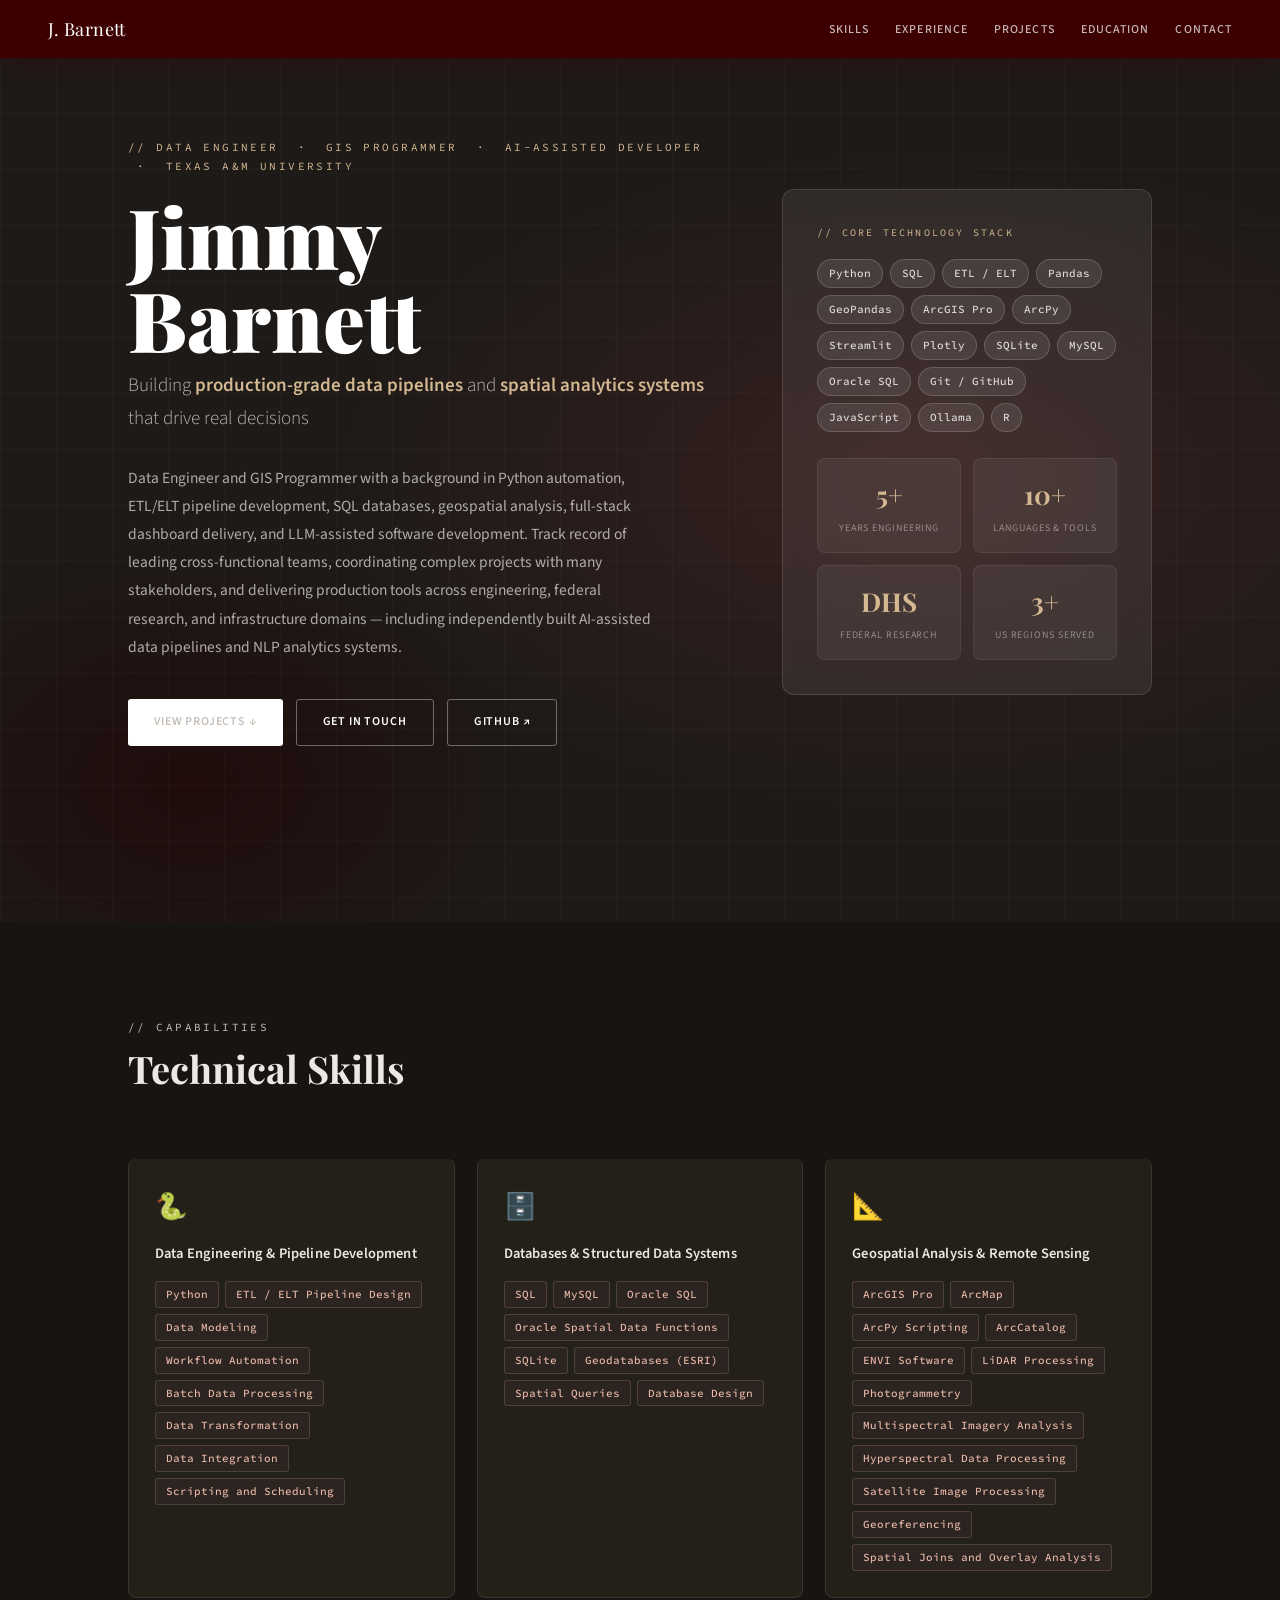
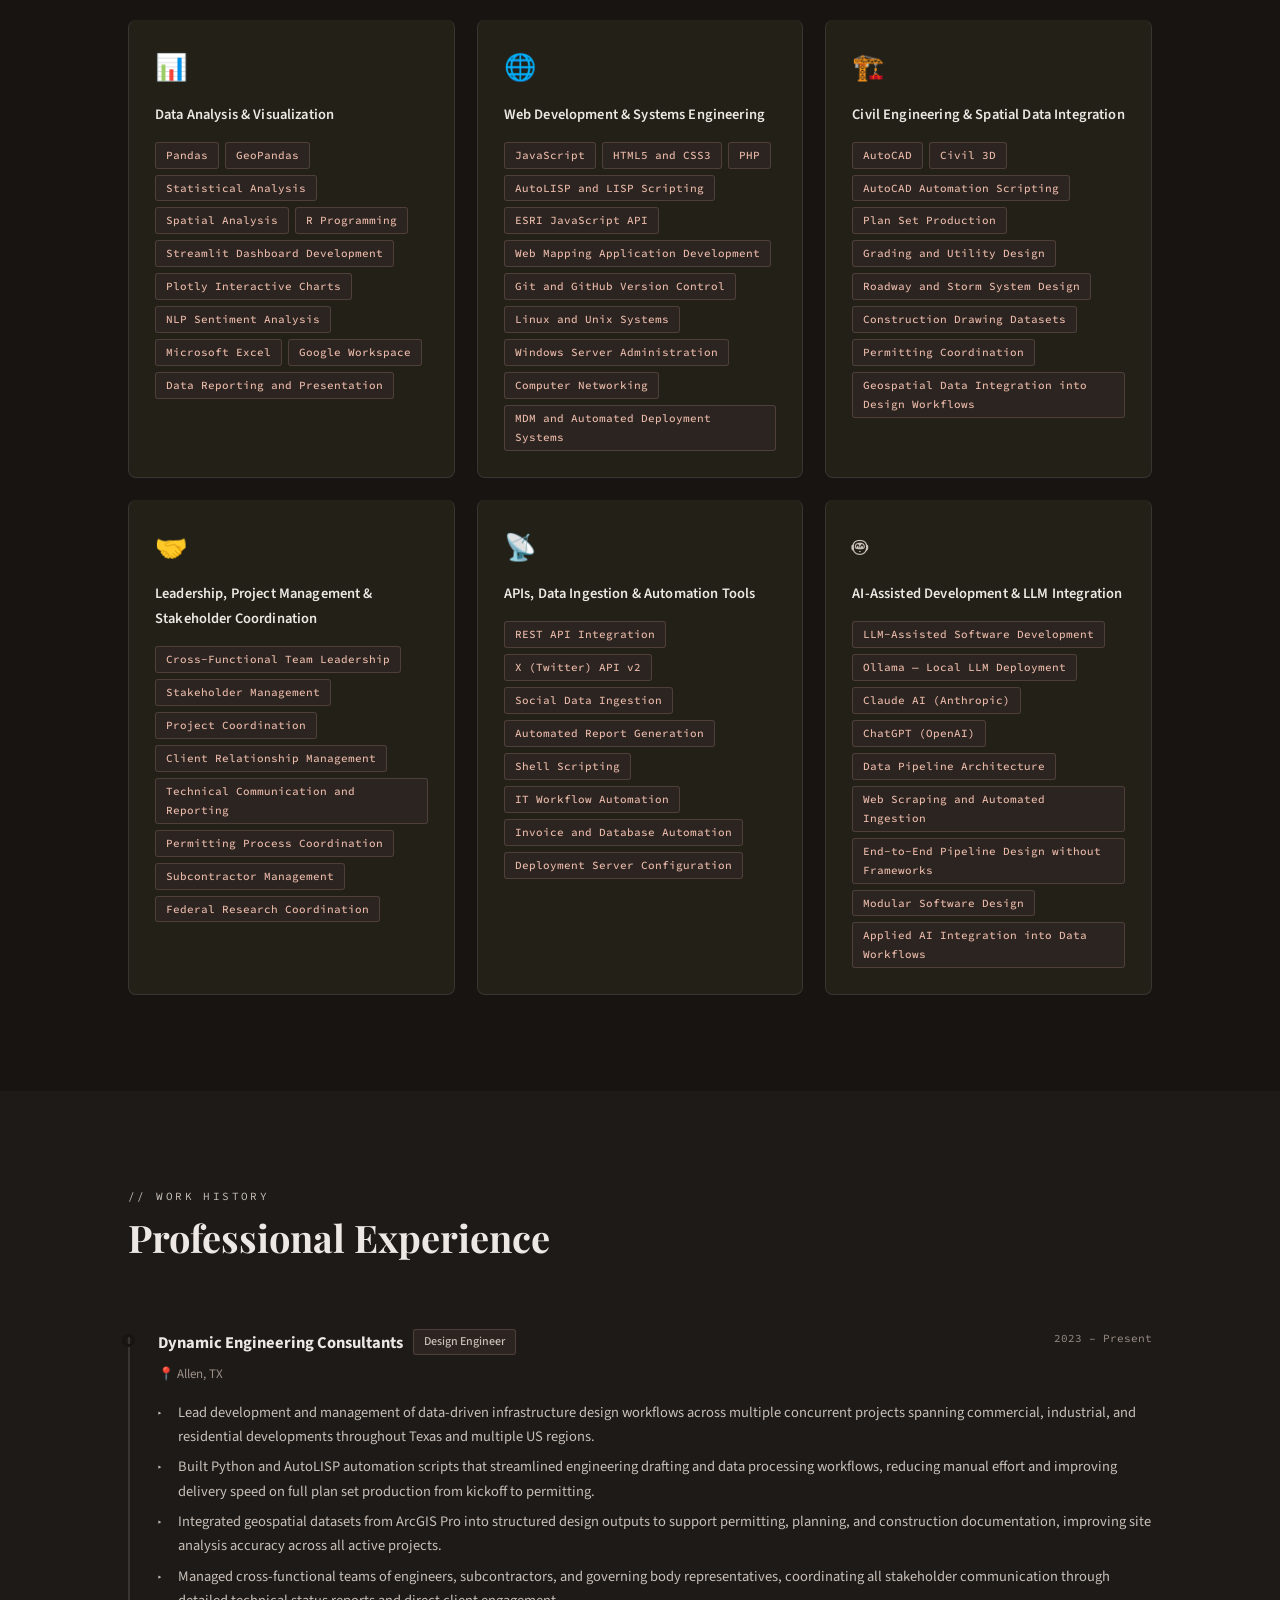
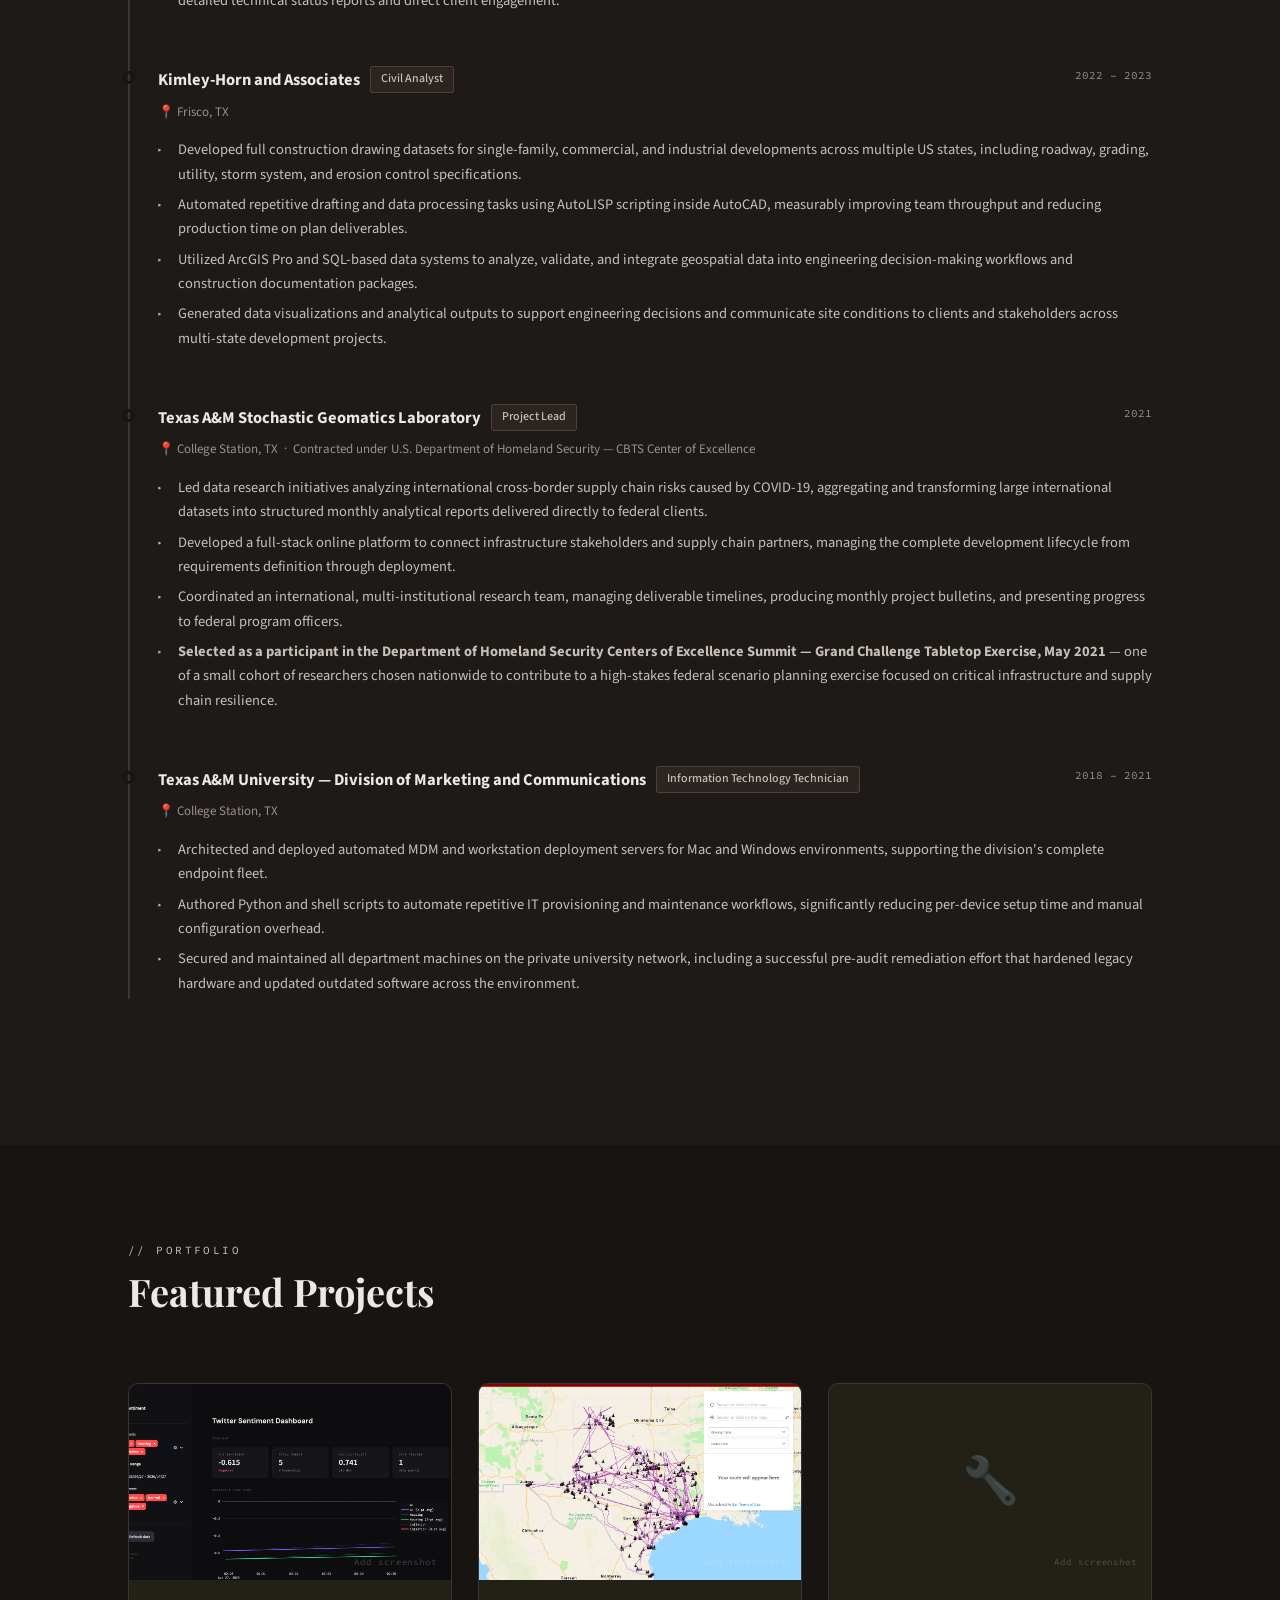
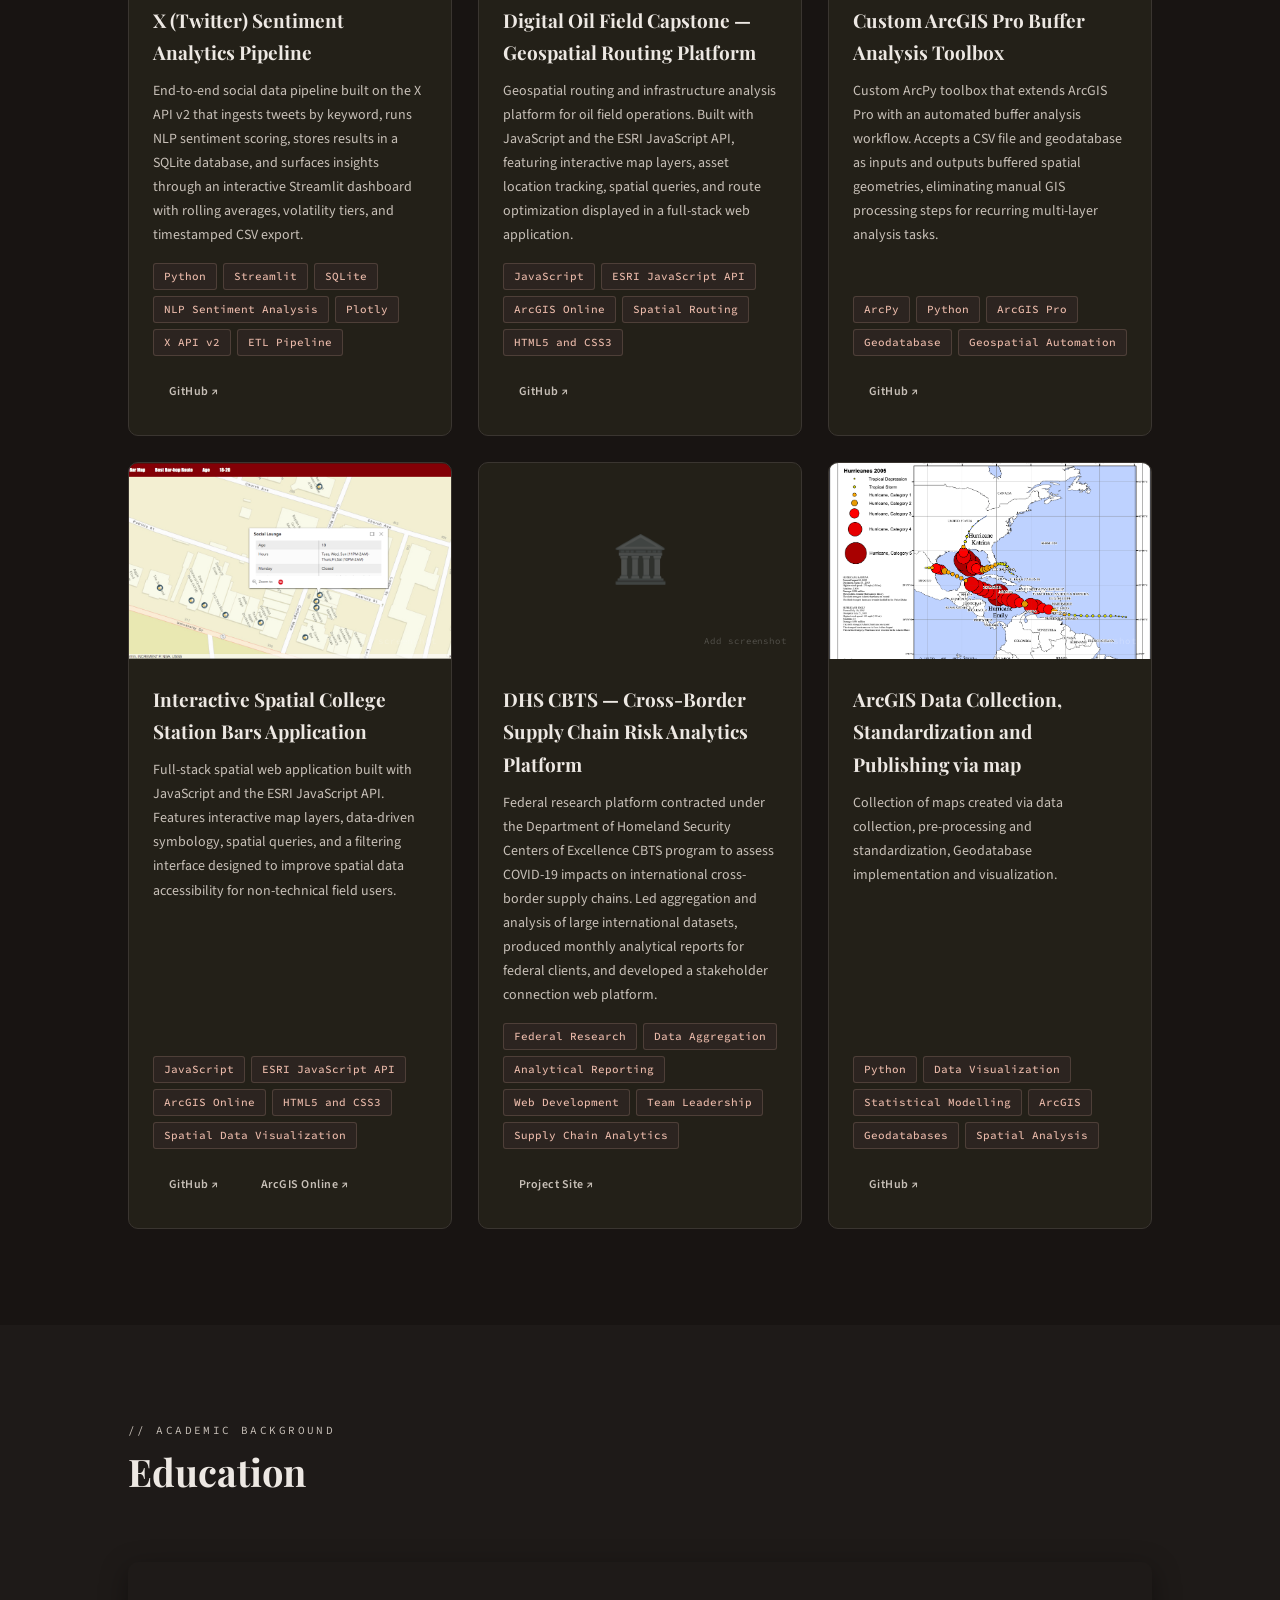
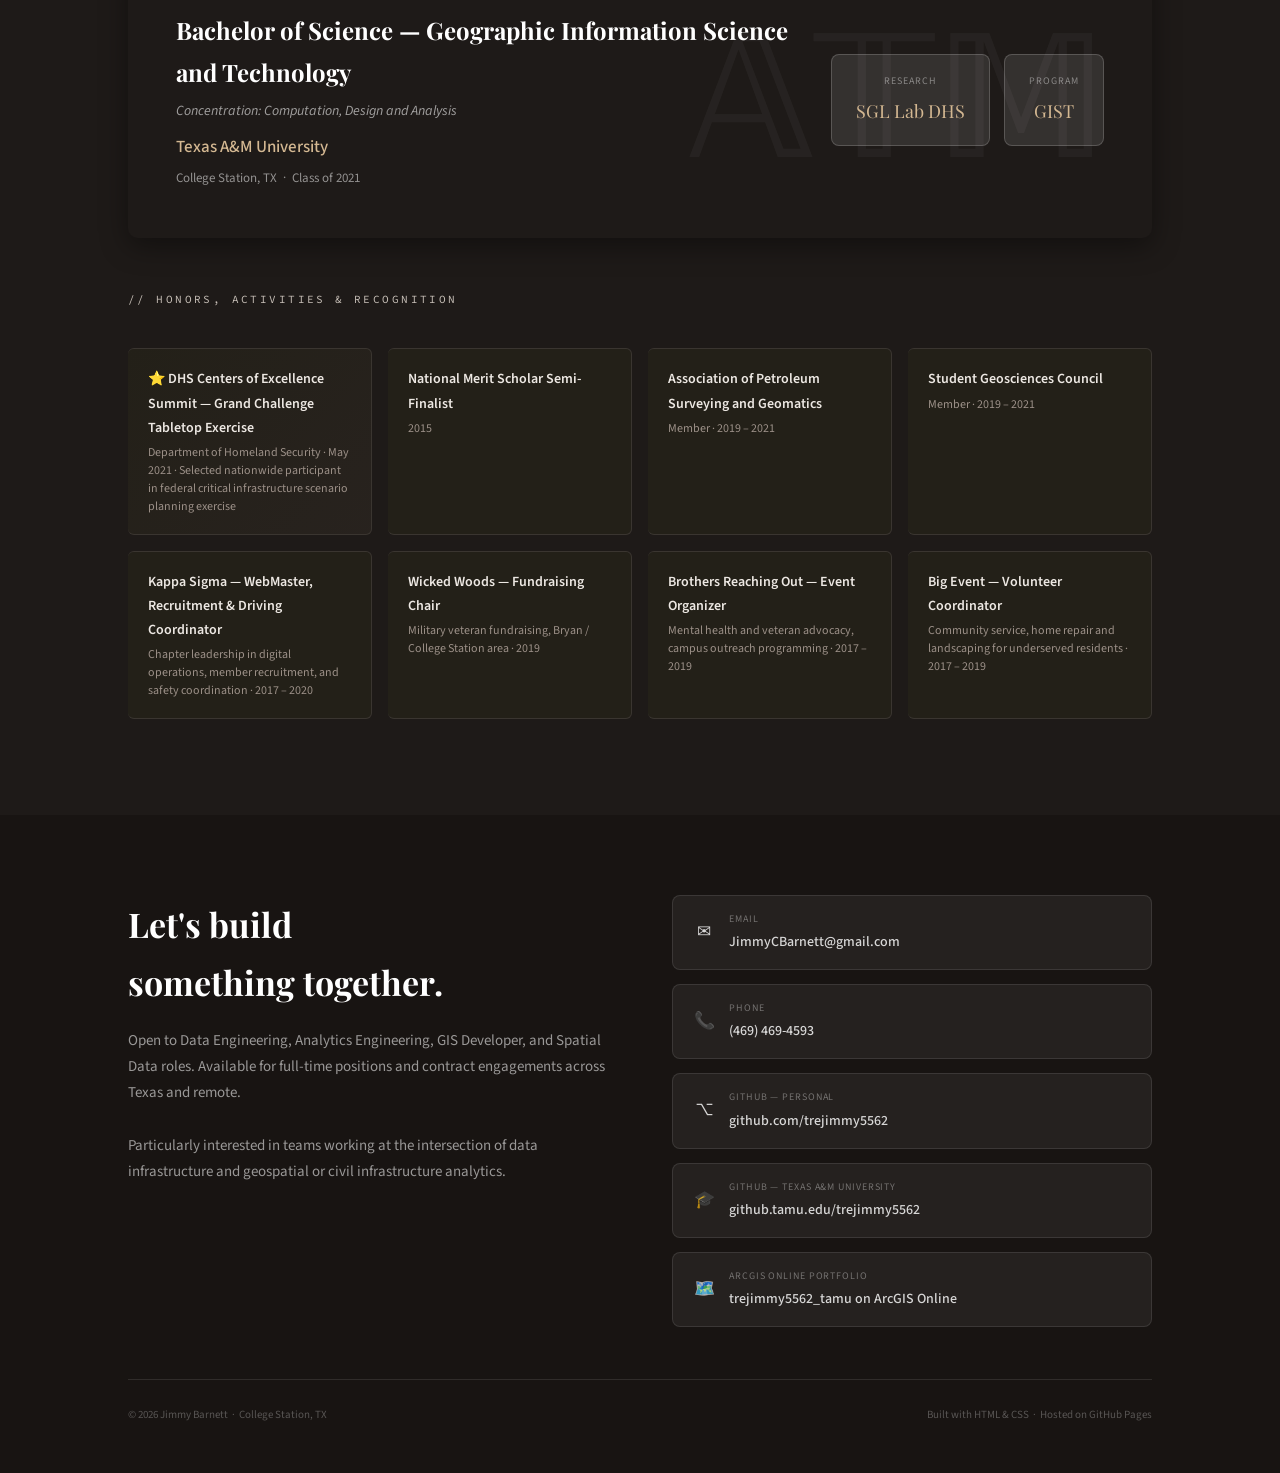
<file: index.html>
<!DOCTYPE html>
<html lang="en" data-theme="light">
<head>
  <meta charset="UTF-8" />
  <meta name="viewport" content="width=device-width, initial-scale=1.0" />
  <meta name="description" content="Jimmy Barnett — Data Engineer & GIS Programmer. Python, SQL, ETL/ELT Pipelines, Spatial Analytics, ArcGIS Pro, Streamlit, Pandas, LLM-Assisted Development, NLP, Ollama, REST API Integration. Texas A&M University." />
  <meta name="keywords" content="Data Engineer, GIS Programmer, Python, SQL, ETL, ELT, Spatial Analytics, ArcGIS Pro, ArcPy, Streamlit, Pandas, GeoPandas, Data Modeling, Data Pipelines, Texas A&M, Jimmy Barnett, Civil Data, Geospatial, LiDAR, LLM, AI-Assisted Development, Ollama, NLP Sentiment Analysis, REST API Integration, Web Scraping, Data Pipeline Architecture, SQLite, Plotly, ChatGPT, Claude AI" />
  <meta property="og:title" content="Jimmy Barnett | Data Engineer & AI-Assisted Developer" />
  <meta property="og:description" content="Data Engineer specializing in ETL/ELT pipelines, spatial analytics, LLM-assisted development, and workflow automation. Texas A&M University." />
  <meta property="og:url" content="https://trejimmy5562.github.io/resume/" />
  <title>Jimmy Barnett | Data Engineer & GIS Programmer</title>
  <link rel="preconnect" href="https://fonts.googleapis.com" />
  <link href="https://fonts.googleapis.com/css2?family=Playfair+Display:wght@700;900&family=Source+Sans+3:ital,wght@0,300;0,400;0,500;0,600;1,400&family=Source+Code+Pro:wght@400;500&display=swap" rel="stylesheet" />
  
<style>
/* ─────────────────────────────────────────────────────────────────
   OFFICIAL TAMU BRAND PALETTE  (marcomm.tamu.edu/brand-colors)
   Primary:   Aggie Maroon #500000 · White #FFFFFF
   Secondary: #202020 · #3E3E3E · #707070 · #D1D1D1 · #D6D3C4
   Accent:    #3C0000 · #732F2F
──────────────────────────────────────────────────────────────── */

/* ── Variables: Light Mode ── */
/*
:root {
  --bg-alt: #f6f6f6;
  --bg-card: #ffffff;
  --bg-card-hover: #f6f6f6;
  --border: #eaeaea;
  --border-accent: #d1d1d1;
  --text-primary: #202020;
  --text-secondary: #535353;
  --text-muted: #626262;
  --accent: #500000;
  --accent-2: #3c001c;
  --accent-glow: rgba(80,0,0,0.08);
  --nav-bg: rgba(255,255,255,0.92);
  --hero-bg: #f6f6f6;
  --section-alt: #f6f6f6;
  --tag-bg: #f6f6f6;
  --tag-border: #d1d1d1;
  --tag-text: #535353;
  --pill-bg: #eaeaea;
  --pill-border: #d1d1d1;
  --pill-text: #3e3e3e;
  --timeline-line: rgba(80,0,0,0.25);
  --dot-bg: #500000;
  --card-shadow: 0 2px 16px rgba(0,0,0,0.08);
  --btn-primary-bg: #500000;
  --btn-primary-text: #ffffff;
  --btn-outline-border: #d1d1d1;
  --btn-outline-text: #3e3e3e;
  --eyebrow-color: #500000;
  --rule-color: rgba(80,0,0,0.3);
  --footer-bg: #eaeaea;
  --contact-bg: #f6f6f6;
  --honor-featured-bg: rgba(80,0,0,0.05);
  --honor-featured-border: rgba(80,0,0,0.2);
  --edu-badge-bg: rgba(80,0,0,0.06);
  --edu-badge-border: rgba(80,0,0,0.15);
  --hero-grid-color: rgba(0,0,0,0.04);
  --stat-num-color: #202020;
  --project-placeholder-bg: rgba(80,0,0,0.05);
  --project-link-color: #500000;
}
*/
/* ── Variables: Dark Mode ── */
/*[data-theme="dark"] */

:root {
  --bg-page:      #181412;
  --bg-alt:       #1E1A18;
  --bg-card:      #232018;

  --text-primary: #EDE8E3;
  --text-body:    #C8C0B8;
  --text-muted:   #9C9088;
  --text-faint:   #706860;

  --border:       #3A3530;
  --border-warm:  #4A4540;
  --tag-bg:       #2C2420;
  --tag-text:     #E8B8A8;
  --tag-border:   rgba(232, 184, 168, 0.18);

  --shadow-sm:    0 2px 8px rgba(0, 0, 0, 0.30);
  --shadow-md:    0 8px 28px rgba(0, 0, 0, 0.40);
  --shadow-lg:    0 20px 52px rgba(0, 0, 0, 0.50);

  --gold:         #D4B892;
  --grey-warm:    #4A4038;
  --nav-bg:       #3C0000;
  --hero-bg:      #3C0000;
  --toggle-bg:    rgba(255, 255, 255, 0.12);
  --toggle-hover: rgba(255, 255, 255, 0.20);
}

/* ── Reset ── */
*,
*::before,
*::after {
  box-sizing: border-box;
  margin: 0;
  padding: 0;
}

html {
  scroll-behavior: smooth;
}

body {
  font-family: 'Source Sans 3', sans-serif;
  background: var(--bg-page);
  color: var(--text-body);
  line-height: 1.72;
  overflow-x: hidden;
  transition: background 0.3s, color 0.3s;
}

a {
  color: inherit;
  text-decoration: none;
}

/* ── Navigation ── */
nav {
  position: fixed;
  top: 0;
  left: 0;
  right: 0;
  z-index: 200;
  background: var(--nav-bg);
  display: flex;
  align-items: center;
  justify-content: space-between;
  padding: 0 48px;
  height: 58px;
  box-shadow: 0 2px 24px rgba(60, 0, 0, 0.45);
  transition: background 0.3s;
}

.nav-brand {
  font-family: 'Playfair Display', serif;
  font-size: 18px;
  color: #fff;
  letter-spacing: 0.02em;
  flex-shrink: 0;
}

.nav-links {
  display: flex;
  gap: 26px;
  list-style: none;
  align-items: center;
}

.nav-links a {
  font-size: 12px;
  font-weight: 500;
  color: rgba(255, 255, 255, 0.72);
  letter-spacing: 0.09em;
  text-transform: uppercase;
  transition: color 0.2s;
}

.nav-links a:hover {
  color: #fff;
}

.theme-toggle {
  display: flex;
  align-items: center;
  gap: 7px;
  background: var(--toggle-bg);
  border: 1px solid rgba(255, 255, 255, 0.14);
  border-radius: 24px;
  padding: 5px 14px 5px 10px;
  cursor: pointer;
  font-size: 12px;
  font-weight: 500;
  color: rgba(255, 255, 255, 0.75);
  transition: background 0.2s, color 0.2s;
  flex-shrink: 0;
  margin-left: 18px;
}

.theme-toggle:hover {
  background: var(--toggle-hover);
  color: #fff;
}

.theme-toggle-icon {
  font-size: 14px;
}

/* ── Hero ── */
.hero {
  background: var(--hero-bg);
  min-height: 100vh;
  display: flex;
  align-items: center;
  position: relative;
  overflow: hidden;
  padding-top: 58px;
  transition: background 0.3s;
}

.hero::before {
  content: '';
  position: absolute;
  inset: 0;
  background:
    radial-gradient(ellipse 70% 55% at 72% 52%, rgba(115, 47, 47, 0.28) 0%, transparent 65%),
    radial-gradient(ellipse 45% 45% at 15% 85%, rgba(32, 0, 0, 0.55) 0%, transparent 60%);
}

.hero-grid {
  position: absolute;
  inset: 0;
  opacity: 0.035;
  background-image:
    linear-gradient(rgba(255, 255, 255, 0.6) 1px, transparent 1px),
    linear-gradient(90deg, rgba(255, 255, 255, 0.6) 1px, transparent 1px);
  background-size: 56px 56px;
}

.hero-inner {
  position: relative;
  z-index: 2;
  max-width: 1120px;
  margin: 0 auto;
  padding: 80px 48px;
  display: grid;
  grid-template-columns: 1fr 370px;
  gap: 72px;
  align-items: center;
}

.hero-eyebrow {
  font-family: 'Source Code Pro', monospace;
  font-size: 11px;
  color: var(--gold);
  letter-spacing: 0.22em;
  text-transform: uppercase;
  margin-bottom: 18px;
  opacity: 0;
  animation: fadeUp 0.6s 0.1s forwards;
}

.hero-name {
  font-family: 'Playfair Display', serif;
  font-size: clamp(54px, 6.5vw, 84px);
  font-weight: 900;
  color: #fff;
  line-height: 1.0;
  margin-bottom: 10px;
  opacity: 0;
  animation: fadeUp 0.6s 0.2s forwards;
}

.hero-title {
  font-size: 19px;
  font-weight: 300;
  color: rgba(255, 255, 255, 0.68);
  margin-bottom: 28px;
  opacity: 0;
  animation: fadeUp 0.6s 0.3s forwards;
}

.hero-title strong {
  color: var(--gold);
  font-weight: 600;
}

.hero-summary {
  font-size: 15.5px;
  color: rgba(255, 255, 255, 0.64);
  max-width: 530px;
  line-height: 1.82;
  margin-bottom: 38px;
  opacity: 0;
  animation: fadeUp 0.6s 0.4s forwards;
}

.hero-cta {
  display: flex;
  gap: 13px;
  flex-wrap: wrap;
  opacity: 0;
  animation: fadeUp 0.6s 0.5s forwards;
}

/* ── Buttons ── */
.btn {
  display: inline-flex;
  align-items: center;
  gap: 8px;
  padding: 12px 26px;
  font-size: 12px;
  font-weight: 600;
  letter-spacing: 0.07em;
  text-transform: uppercase;
  border-radius: 3px;
  cursor: pointer;
  transition: all 0.2s;
}

.btn-primary {
  background: #fff;
  color: var(--maroon);
}

.btn-primary:hover {
  background: var(--grey-warm);
  transform: translateY(-2px);
  box-shadow: var(--shadow-md);
}

.btn-outline {
  border: 1.5px solid rgba(255, 255, 255, 0.36);
  color: #fff;
}

.btn-outline:hover {
  border-color: rgba(255, 255, 255, 0.85);
  background: rgba(255, 255, 255, 0.09);
  transform: translateY(-2px);
}

/* ── Hero Sidebar Card ── */
.hero-card {
  background: rgba(255, 255, 255, 0.07);
  border: 1px solid rgba(255, 255, 255, 0.12);
  border-radius: 12px;
  padding: 34px;
  backdrop-filter: blur(12px);
  opacity: 0;
  animation: fadeUp 0.6s 0.45s forwards;
}

.hero-card-label {
  font-family: 'Source Code Pro', monospace;
  font-size: 10px;
  color: var(--gold);
  letter-spacing: 0.22em;
  text-transform: uppercase;
  margin-bottom: 18px;
}

.skill-pill-group {
  display: flex;
  flex-wrap: wrap;
  gap: 7px;
  margin-bottom: 26px;
}

.skill-pill {
  padding: 4px 11px;
  background: rgba(255, 255, 255, 0.09);
  border: 1px solid rgba(255, 255, 255, 0.16);
  border-radius: 20px;
  font-size: 11px;
  font-weight: 500;
  color: rgba(255, 255, 255, 0.82);
  font-family: 'Source Code Pro', monospace;
}

.hero-stat-row {
  display: grid;
  grid-template-columns: 1fr 1fr;
  gap: 12px;
}

.hero-stat {
  background: rgba(255, 255, 255, 0.05);
  border: 1px solid rgba(255, 255, 255, 0.07);
  border-radius: 8px;
  padding: 14px;
  text-align: center;
}

.hero-stat-num {
  font-family: 'Playfair Display', serif;
  font-size: 26px;
  font-weight: 700;
  color: var(--gold);
}

.hero-stat-desc {
  font-size: 10px;
  color: rgba(255, 255, 255, 0.42);
  text-transform: uppercase;
  letter-spacing: 0.09em;
  margin-top: 3px;
}

/* ── Section Scaffolding ── */
section {
  padding: 96px 0;
  transition: background 0.3s;
}

section:nth-child(even) {
  background: var(--bg-alt);
}

section:nth-child(odd) {
  background: var(--bg-page);
}

.container {
  max-width: 1120px;
  margin: 0 auto;
  padding: 0 48px;
}

.section-header {
  margin-bottom: 52px;
}

.section-eyebrow {
  font-family: 'Source Code Pro', monospace;
  font-size: 11px;
  color: var(--maroon);
  letter-spacing: 0.22em;
  text-transform: uppercase;
  margin-bottom: 10px;
}

[data-theme="dark"] .section-eyebrow {
  color: #E8B8A8;
}

.section-title {
  font-family: 'Playfair Display', serif;
  font-size: 38px;
  font-weight: 700;
  color: var(--text-primary);
  line-height: 1.15;
}

.section-rule {
  width: 44px;
  height: 3px;
  background: var(--maroon);
  margin-top: 14px;
  border-radius: 2px;
}

[data-theme="dark"] .section-rule {
  background: var(--maroon-mid);
}

/* ── Skills Grid ── */
.skills-grid {
  display: grid;
  grid-template-columns: repeat(auto-fit, minmax(270px, 1fr));
  gap: 22px;
}

.skill-card {
  background: var(--bg-card);
  border: 1px solid var(--border);
  border-top: 3px solid var(--maroon);
  border-radius: 8px;
  padding: 26px;
  transition: transform 0.2s, box-shadow 0.2s, background 0.3s, border-color 0.3s;
}

[data-theme="dark"] .skill-card {
  border-top-color: var(--maroon-mid);
}

.skill-card:hover {
  transform: translateY(-4px);
  box-shadow: var(--shadow-md);
}

.skill-card-icon {
  font-size: 26px;
  margin-bottom: 12px;
}

.skill-card-title {
  font-weight: 600;
  font-size: 14.5px;
  color: var(--text-primary);
  margin-bottom: 14px;
  letter-spacing: 0.01em;
}

.tag-list {
  display: flex;
  flex-wrap: wrap;
  gap: 6px;
}

.tag {
  padding: 3px 10px;
  background: var(--tag-bg);
  color: var(--tag-text);
  border: 1px solid var(--tag-border);
  border-radius: 3px;
  font-size: 11px;
  font-family: 'Source Code Pro', monospace;
  font-weight: 500;
  transition: background 0.3s, color 0.3s;
}

/* ── Timeline ── */
.timeline {
  position: relative;
  padding-left: 30px;
}

.timeline::before {
  content: '';
  position: absolute;
  left: 0;
  top: 8px;
  bottom: 0;
  width: 2px;
  background: var(--border);
}

.timeline-item {
  position: relative;
  margin-bottom: 50px;
}

.timeline-dot {
  position: absolute;
  left: -36px;
  top: 5px;
  width: 13px;
  height: 13px;
  border-radius: 50%;
  background: var(--maroon);
  border: 3px solid var(--bg-page);
  box-shadow: 0 0 0 2px var(--maroon);
  transition: background 0.3s, border-color 0.3s, box-shadow 0.3s;
}

[data-theme="dark"] .timeline-dot {
  background: var(--maroon-mid);
  box-shadow: 0 0 0 2px var(--maroon-mid);
  border-color: var(--bg-alt);
}

.timeline-meta {
  display: flex;
  align-items: flex-start;
  gap: 10px;
  margin-bottom: 6px;
  flex-wrap: wrap;
}

.timeline-company {
  font-weight: 700;
  font-size: 16.5px;
  color: var(--text-primary);
}

.timeline-role {
  font-size: 12px;
  font-weight: 500;
  color: var(--maroon-mid);
  padding: 2px 10px;
  background: var(--tag-bg);
  border: 1px solid var(--tag-border);
  border-radius: 3px;
}

[data-theme="dark"] .timeline-role {
  color: #E8B8A8;
}

.timeline-date {
  font-family: 'Source Code Pro', monospace;
  font-size: 11px;
  color: var(--text-muted);
  margin-left: auto;
  white-space: nowrap;
}

.timeline-location {
  font-size: 13px;
  color: var(--text-muted);
  margin-bottom: 12px;
}

.timeline-bullets {
  list-style: none;
}

.timeline-bullets li {
  font-size: 14.5px;
  color: var(--text-body);
  padding: 3px 0 3px 20px;
  position: relative;
  line-height: 1.68;
}

.timeline-bullets li::before {
  content: '▸';
  position: absolute;
  left: 0;
  color: var(--maroon-mid);
  font-size: 11px;
  top: 6px;
}

[data-theme="dark"] .timeline-bullets li::before {
  color: #C06060;
}

/* ── Projects ── */
.projects-grid {
  display: grid;
  grid-template-columns: repeat(auto-fit, minmax(320px, 1fr));
  gap: 26px;
}

.project-card {
  background: var(--bg-card);
  border: 1px solid var(--border);
  border-radius: 10px;
  overflow: hidden;
  display: flex;
  flex-direction: column;
  transition: transform 0.25s, box-shadow 0.25s, background 0.3s, border-color 0.3s;
}

.project-card:hover {
  transform: translateY(-6px);
  box-shadow: var(--shadow-lg);
}

.project-img-placeholder {
  width: 100%;
  height: 196px;
  display: flex;
  align-items: center;
  justify-content: center;
  font-size: 46px;
  background: linear-gradient(135deg, var(--maroon-deep) 0%, var(--maroon-mid) 100%);
  color: rgba(255, 255, 255, 0.25);
  position: relative;
  overflow: hidden;
}

.project-img-placeholder img {
	width: 100%;
	height: 100%;
	object-fit: cover; /* or 'contain' */
}

.project-img-placeholder::after {
  content: 'Add screenshot';
  position: absolute;
  bottom: 10px;
  right: 14px;
  font-family: 'Source Code Pro', monospace;
  font-size: 9px;
  color: rgba(255, 255, 255, 0.22);
  letter-spacing: 0.1em;
}

.project-body {
  padding: 24px;
  flex: 1;
  display: flex;
  flex-direction: column;
}

.project-title {
  font-family: 'Playfair Display', serif;
  font-size: 19px;
  font-weight: 700;
  color: var(--text-primary);
  margin-bottom: 10px;
}

.project-desc {
  font-size: 14px;
  color: var(--text-body);
  line-height: 1.72;
  flex: 1;
  margin-bottom: 16px;
}

.project-tags {
  display: flex;
  flex-wrap: wrap;
  gap: 6px;
  margin-bottom: 18px;
}

.project-link-row {
  display: flex;
  gap: 10px;
  flex-wrap: wrap;
}

.project-link {
  display: inline-flex;
  align-items: center;
  gap: 6px;
  font-size: 12px;
  font-weight: 600;
  letter-spacing: 0.04em;
  color: var(--maroon);
  padding: 8px 16px;
  border: 1.5px solid var(--maroon);
  border-radius: 3px;
  transition: all 0.2s;
  align-self: flex-start;
}

[data-theme="dark"] .project-link {
  color: #E8B8A8;
  border-color: #E8B8A8;
}

.project-link:hover {
  background: var(--maroon);
  color: #fff;
  border-color: var(--maroon);
}

[data-theme="dark"] .project-link:hover {
  background: var(--maroon-mid);
  border-color: var(--maroon-mid);
  color: #fff;
}

/* ── Education Card ── */
.edu-card {
  background: var(--maroon-deep);
  color: #fff;
  border-radius: 10px;
  padding: 48px;
  display: grid;
  grid-template-columns: 1fr auto;
  gap: 32px;
  align-items: center;
  position: relative;
  overflow: hidden;
  box-shadow: var(--shadow-md);
}

[data-theme="dark"] .edu-card {
  background: var(--maroon-deep);
}

.edu-card::before {
  content: '𝔸𝕋𝕄';
  position: absolute;
  right: 44px;
  top: 50%;
  transform: translateY(-50%);
  font-size: 170px;
  color: rgba(255, 255, 255, 0.04);
  font-family: serif;
  line-height: 1;
  pointer-events: none;
}

.edu-degree {
  font-family: 'Playfair Display', serif;
  font-size: 24px;
  font-weight: 700;
  margin-bottom: 6px;
}

.edu-concentration {
  font-size: 14px;
  color: rgba(255, 255, 255, 0.58);
  margin-bottom: 10px;
  font-style: italic;
}

.edu-school {
  font-size: 17px;
  color: var(--gold);
  font-weight: 500;
  margin-bottom: 5px;
}

.edu-meta {
  font-size: 13px;
  color: rgba(255, 255, 255, 0.52);
}

.edu-badges {
  display: flex;
  gap: 14px;
  position: relative;
  z-index: 1;
  flex-wrap: wrap;
}

.edu-badge {
  background: rgba(255, 255, 255, 0.10);
  border: 1px solid rgba(255, 255, 255, 0.18);
  border-radius: 8px;
  padding: 18px 24px;
  text-align: center;
}

.edu-badge-label {
  font-size: 10px;
  color: rgba(255, 255, 255, 0.42);
  text-transform: uppercase;
  letter-spacing: 0.1em;
  margin-bottom: 6px;
}

.edu-badge-val {
  font-family: 'Playfair Display', serif;
  font-size: 18px;
  color: var(--gold);
}

/* ── Honors ── */
.honors-grid {
  display: grid;
  grid-template-columns: repeat(auto-fit, minmax(240px, 1fr));
  gap: 16px;
  margin-top: 40px;
}

.honor-card {
  background: var(--bg-card);
  border: 1px solid var(--border);
  border-left: 4px solid var(--maroon);
  border-radius: 6px;
  padding: 18px 20px;
  transition: background 0.3s, border-color 0.3s;
}

[data-theme="dark"] .honor-card {
  border-left-color: var(--maroon-mid);
}

.honor-card.featured {
  border-left-color: var(--gold);
  background: linear-gradient(135deg, var(--bg-card) 0%, rgba(196, 168, 130, 0.06) 100%);
}

.honor-title {
  font-weight: 600;
  font-size: 14px;
  color: var(--text-primary);
  margin-bottom: 4px;
}

.honor-sub {
  font-size: 12px;
  color: var(--text-muted);
  line-height: 1.5;
}

/* ── Contact & Footer ── */
.contact-section {
  background: var(--maroon-deep);
  padding: 80px 0 48px;
  color: #fff;
  transition: background 0.3s;
}

[data-theme="dark"] .contact-section {
  background: #120000;
}

.contact-grid {
  display: grid;
  grid-template-columns: 1fr 1fr;
  gap: 64px;
  margin-bottom: 52px;
}

.contact-heading {
  font-family: 'Playfair Display', serif;
  font-size: 34px;
  font-weight: 700;
  margin-bottom: 16px;
}

.contact-sub {
  color: rgba(255, 255, 255, 0.56);
  font-size: 15px;
  line-height: 1.75;
}

.contact-links {
  display: flex;
  flex-direction: column;
  gap: 14px;
}

.contact-link {
  display: flex;
  align-items: center;
  gap: 14px;
  padding: 15px 20px;
  background: rgba(255, 255, 255, 0.06);
  border: 1px solid rgba(255, 255, 255, 0.10);
  border-radius: 8px;
  font-size: 14px;
  color: rgba(255, 255, 255, 0.82);
  transition: all 0.2s;
}

.contact-link:hover {
  background: rgba(255, 255, 255, 0.11);
  border-color: rgba(255, 255, 255, 0.26);
}

.contact-link-icon {
  font-size: 17px;
  width: 22px;
  text-align: center;
}

.contact-link-label {
  font-size: 10px;
  color: rgba(255, 255, 255, 0.36);
  text-transform: uppercase;
  letter-spacing: 0.09em;
  margin-bottom: 2px;
}

.contact-link-val {
  font-weight: 500;
}

.footer-bar {
  border-top: 1px solid rgba(255, 255, 255, 0.10);
  padding-top: 26px;
  display: flex;
  justify-content: space-between;
  align-items: center;
  font-size: 11px;
  color: rgba(255, 255, 255, 0.28);
}

/* ── Animations ── */
@keyframes fadeUp {
  from {
    opacity: 0;
    transform: translateY(18px);
  }
  to {
    opacity: 1;
    transform: translateY(0);
  }
}

/* ── Responsive ── */
@media (max-width: 960px) {
  nav { padding: 0 24px; }
  .nav-links { gap: 16px; }
  .hero-inner { grid-template-columns: 1fr; gap: 44px; }
  .hero-card { display: none; }
  .container { padding: 0 24px; }
  .edu-card { grid-template-columns: 1fr; }
  .edu-card::before { display: none; }
  .contact-grid { grid-template-columns: 1fr; gap: 40px; }
  section { padding: 64px 0; }
}

@media (max-width: 640px) {
  .nav-links { display: none; }
  .hero-inner { padding: 56px 24px; }
  .section-title { font-size: 30px; }
}

</style>
</head>
<body>

<!-- ── Navigation ───────────────────────────────────────────── -->
<nav>
  <span class="nav-brand">J. Barnett</span>
  <ul class="nav-links">
    <li><a href="#skills">Skills</a></li>
    <li><a href="#experience">Experience</a></li>
    <li><a href="#projects">Projects</a></li>
    <li><a href="#education">Education</a></li>
    <li><a href="#contact">Contact</a></li>
  </ul>
  <!--<button class="theme-toggle" onclick="toggleTheme()" aria-label="Toggle dark mode">
    <span class="theme-toggle-icon" id="theme-icon">🌙</span>
    <!--<span id="theme-label">Dark Mode</span>-->
  <!--</button>-->
</nav>

<!-- ── Hero ─────────────────────────────────────────────────── -->
<section class="hero" id="home">
  <div class="hero-grid"></div>
  <div class="hero-inner">
    <div>
      <p class="hero-eyebrow">// Data Engineer &nbsp;·&nbsp; GIS Programmer &nbsp;·&nbsp; AI-Assisted Developer &nbsp;·&nbsp; Texas A&M University</p>
      <h1 class="hero-name">Jimmy<br>Barnett</h1>
      <p class="hero-title">
        Building <strong>production-grade data pipelines</strong> and
        <strong>spatial analytics systems</strong> that drive real decisions
      </p>
      <p class="hero-summary">
        Data Engineer and GIS Programmer with a background in Python automation, ETL/ELT pipeline development, SQL databases, geospatial analysis, full-stack dashboard delivery, and LLM-assisted software development. Track record of leading cross-functional teams, coordinating complex projects with many stakeholders, and delivering production tools across engineering, federal research, and infrastructure domains — including independently built AI-assisted data pipelines and NLP analytics systems.
      </p>
      <div class="hero-cta">
        <a href="#projects" class="btn btn-primary">View Projects ↓</a>
        <a href="#contact" class="btn btn-outline">Get in Touch</a>
        <a href="https://github.com/trejimmy5562" target="_blank" class="btn btn-outline">GitHub ↗</a>
      </div>
    </div>
    <div class="hero-card">
      <p class="hero-card-label">// Core Technology Stack</p>
      <div class="skill-pill-group">
        <span class="skill-pill">Python</span>
        <span class="skill-pill">SQL</span>
        <span class="skill-pill">ETL / ELT</span>
        <span class="skill-pill">Pandas</span>
        <span class="skill-pill">GeoPandas</span>
        <span class="skill-pill">ArcGIS Pro</span>
        <span class="skill-pill">ArcPy</span>
        <span class="skill-pill">Streamlit</span>
        <span class="skill-pill">Plotly</span>
        <span class="skill-pill">SQLite</span>
        <span class="skill-pill">MySQL</span>
        <span class="skill-pill">Oracle SQL</span>
        <span class="skill-pill">Git / GitHub</span>
        <span class="skill-pill">JavaScript</span>
        <span class="skill-pill">Ollama</span>
        <span class="skill-pill">R</span>
      </div>
      <div class="hero-stat-row">
        <div class="hero-stat">
          <div class="hero-stat-num">5+</div>
          <div class="hero-stat-desc">Years Engineering</div>
        </div>
        <div class="hero-stat">
          <div class="hero-stat-num">10+</div>
          <div class="hero-stat-desc">Languages &amp; Tools</div>
        </div>
        <div class="hero-stat">
          <div class="hero-stat-num">DHS</div>
          <div class="hero-stat-desc">Federal Research</div>
        </div>
        <div class="hero-stat">
          <div class="hero-stat-num">3+</div>
          <div class="hero-stat-desc">US Regions Served</div>
        </div>
      </div>
    </div>
  </div>
</section>

<!-- ── Skills ────────────────────────────────────────────────── -->
<section id="skills">
  <div class="container">
    <div class="section-header">
      <p class="section-eyebrow">// Capabilities</p>
      <h2 class="section-title">Technical Skills</h2>
      <div class="section-rule"></div>
    </div>
    <div class="skills-grid">

      <div class="skill-card">
        <div class="skill-card-icon">🐍</div>
        <div class="skill-card-title">Data Engineering & Pipeline Development</div>
        <div class="tag-list">
          <span class="tag">Python</span>
          <span class="tag">ETL / ELT Pipeline Design</span>
          <span class="tag">Data Modeling</span>
          <span class="tag">Workflow Automation</span>
          <span class="tag">Batch Data Processing</span>
          <span class="tag">Data Transformation</span>
          <span class="tag">Data Integration</span>
          <span class="tag">Scripting and Scheduling</span>
        </div>
      </div>

      <div class="skill-card">
        <div class="skill-card-icon">🗄️</div>
        <div class="skill-card-title">Databases & Structured Data Systems</div>
        <div class="tag-list">
          <span class="tag">SQL</span>
          <span class="tag">MySQL</span>
          <span class="tag">Oracle SQL</span>
          <span class="tag">Oracle Spatial Data Functions</span>
          <span class="tag">SQLite</span>
          <span class="tag">Geodatabases (ESRI)</span>
          <span class="tag">Spatial Queries</span>
          <span class="tag">Database Design</span>
        </div>
      </div>

      <div class="skill-card">
        <div class="skill-card-icon">📐</div>
        <div class="skill-card-title">Geospatial Analysis & Remote Sensing</div>
        <div class="tag-list">
          <span class="tag">ArcGIS Pro</span>
          <span class="tag">ArcMap</span>
          <span class="tag">ArcPy Scripting</span>
          <span class="tag">ArcCatalog</span>
          <span class="tag">ENVI Software</span>
          <span class="tag">LiDAR Processing</span>
          <span class="tag">Photogrammetry</span>
          <span class="tag">Multispectral Imagery Analysis</span>
          <span class="tag">Hyperspectral Data Processing</span>
          <span class="tag">Satellite Image Processing</span>
          <span class="tag">Georeferencing</span>
          <span class="tag">Spatial Joins and Overlay Analysis</span>
        </div>
      </div>

      <div class="skill-card">
        <div class="skill-card-icon">📊</div>
        <div class="skill-card-title">Data Analysis & Visualization</div>
        <div class="tag-list">
          <span class="tag">Pandas</span>
          <span class="tag">GeoPandas</span>
          <span class="tag">Statistical Analysis</span>
          <span class="tag">Spatial Analysis</span>
          <span class="tag">R Programming</span>
          <span class="tag">Streamlit Dashboard Development</span>
          <span class="tag">Plotly Interactive Charts</span>
          <span class="tag">NLP Sentiment Analysis</span>
          <span class="tag">Microsoft Excel</span>
          <span class="tag">Google Workspace</span>
          <span class="tag">Data Reporting and Presentation</span>
        </div>
      </div>

      <div class="skill-card">
        <div class="skill-card-icon">🌐</div>
        <div class="skill-card-title">Web Development & Systems Engineering</div>
        <div class="tag-list">
          <span class="tag">JavaScript</span>
          <span class="tag">HTML5 and CSS3</span>
          <span class="tag">PHP</span>
          <span class="tag">AutoLISP and LISP Scripting</span>
          <span class="tag">ESRI JavaScript API</span>
          <span class="tag">Web Mapping Application Development</span>
          <span class="tag">Git and GitHub Version Control</span>
          <span class="tag">Linux and Unix Systems</span>
          <span class="tag">Windows Server Administration</span>
          <span class="tag">Computer Networking</span>
          <span class="tag">MDM and Automated Deployment Systems</span>
        </div>
      </div>

      <div class="skill-card">
        <div class="skill-card-icon">🏗️</div>
        <div class="skill-card-title">Civil Engineering & Spatial Data Integration</div>
        <div class="tag-list">
          <span class="tag">AutoCAD</span>
          <span class="tag">Civil 3D</span>
          <span class="tag">AutoCAD Automation Scripting</span>
          <span class="tag">Plan Set Production</span>
          <span class="tag">Grading and Utility Design</span>
          <span class="tag">Roadway and Storm System Design</span>
          <span class="tag">Construction Drawing Datasets</span>
          <span class="tag">Permitting Coordination</span>
          <span class="tag">Geospatial Data Integration into Design Workflows</span>
        </div>
      </div>

      <div class="skill-card">
        <div class="skill-card-icon">🤝</div>
        <div class="skill-card-title">Leadership, Project Management & Stakeholder Coordination</div>
        <div class="tag-list">
          <span class="tag">Cross-Functional Team Leadership</span>
          <span class="tag">Stakeholder Management</span>
          <span class="tag">Project Coordination</span>
          <span class="tag">Client Relationship Management</span>
          <span class="tag">Technical Communication and Reporting</span>
          <span class="tag">Permitting Process Coordination</span>
          <span class="tag">Subcontractor Management</span>
          <span class="tag">Federal Research Coordination</span>
        </div>
      </div>

      <div class="skill-card">
        <div class="skill-card-icon">📡</div>
        <div class="skill-card-title">APIs, Data Ingestion & Automation Tools</div>
        <div class="tag-list">
          <span class="tag">REST API Integration</span>
          <span class="tag">X (Twitter) API v2</span>
          <span class="tag">Social Data Ingestion</span>
          <span class="tag">Automated Report Generation</span>
          <span class="tag">Shell Scripting</span>
          <span class="tag">IT Workflow Automation</span>
          <span class="tag">Invoice and Database Automation</span>
          <span class="tag">Deployment Server Configuration</span>
        </div>
      </div>

      <div class="skill-card">
        <div class="skill-card-icon">🤖</div>
        <div class="skill-card-title">AI-Assisted Development & LLM Integration</div>
        <div class="tag-list">
          <span class="tag">LLM-Assisted Software Development</span>
          <span class="tag">Ollama — Local LLM Deployment</span>
          <span class="tag">Claude AI (Anthropic)</span>
          <span class="tag">ChatGPT (OpenAI)</span>
          <span class="tag">Data Pipeline Architecture</span>
          <span class="tag">Web Scraping and Automated Ingestion</span>
          <span class="tag">End-to-End Pipeline Design without Frameworks</span>
          <span class="tag">Modular Software Design</span>
          <span class="tag">Applied AI Integration into Data Workflows</span>
        </div>
      </div>

    </div>
  </div>
</section>

<!-- ── Professional Experience ───────────────────────────────── -->
<section id="experience">
  <div class="container">
    <div class="section-header">
      <p class="section-eyebrow">// Work History</p>
      <h2 class="section-title">Professional Experience</h2>
      <div class="section-rule"></div>
    </div>
    <div class="timeline">

      <div class="timeline-item">
        <div class="timeline-dot"></div>
        <div class="timeline-meta">
          <span class="timeline-company">Dynamic Engineering Consultants</span>
          <span class="timeline-role">Design Engineer</span>
          <span class="timeline-date">2023 – Present</span>
        </div>
        <div class="timeline-location">📍 Allen, TX</div>
        <ul class="timeline-bullets">
          <li>Lead development and management of data-driven infrastructure design workflows across multiple concurrent projects spanning commercial, industrial, and residential developments throughout Texas and multiple US regions.</li>
          <li>Built Python and AutoLISP automation scripts that streamlined engineering drafting and data processing workflows, reducing manual effort and improving delivery speed on full plan set production from kickoff to permitting.</li>
          <li>Integrated geospatial datasets from ArcGIS Pro into structured design outputs to support permitting, planning, and construction documentation, improving site analysis accuracy across all active projects.</li>
          <li>Managed cross-functional teams of engineers, subcontractors, and governing body representatives, coordinating all stakeholder communication through detailed technical status reports and direct client engagement.</li>
        </ul>
      </div>

      <div class="timeline-item">
        <div class="timeline-dot"></div>
        <div class="timeline-meta">
          <span class="timeline-company">Kimley-Horn and Associates</span>
          <span class="timeline-role">Civil Analyst</span>
          <span class="timeline-date">2022 – 2023</span>
        </div>
        <div class="timeline-location">📍 Frisco, TX</div>
        <ul class="timeline-bullets">
          <li>Developed full construction drawing datasets for single-family, commercial, and industrial developments across multiple US states, including roadway, grading, utility, storm system, and erosion control specifications.</li>
          <li>Automated repetitive drafting and data processing tasks using AutoLISP scripting inside AutoCAD, measurably improving team throughput and reducing production time on plan deliverables.</li>
          <li>Utilized ArcGIS Pro and SQL-based data systems to analyze, validate, and integrate geospatial data into engineering decision-making workflows and construction documentation packages.</li>
          <li>Generated data visualizations and analytical outputs to support engineering decisions and communicate site conditions to clients and stakeholders across multi-state development projects.</li>
        </ul>
      </div>

      <div class="timeline-item">
        <div class="timeline-dot"></div>
        <div class="timeline-meta">
          <span class="timeline-company">Texas A&M Stochastic Geomatics Laboratory</span>
          <span class="timeline-role">Project Lead</span>
          <span class="timeline-date">2021</span>
        </div>
        <div class="timeline-location">📍 College Station, TX &nbsp;·&nbsp; Contracted under U.S. Department of Homeland Security — CBTS Center of Excellence</div>
        <ul class="timeline-bullets">
          <li>Led data research initiatives analyzing international cross-border supply chain risks caused by COVID-19, aggregating and transforming large international datasets into structured monthly analytical reports delivered directly to federal clients.</li>
          <li>Developed a full-stack online platform to connect infrastructure stakeholders and supply chain partners, managing the complete development lifecycle from requirements definition through deployment.</li>
          <li>Coordinated an international, multi-institutional research team, managing deliverable timelines, producing monthly project bulletins, and presenting progress to federal program officers.</li>
          <li><strong>Selected as a participant in the Department of Homeland Security Centers of Excellence Summit — Grand Challenge Tabletop Exercise, May 2021</strong> — one of a small cohort of researchers chosen nationwide to contribute to a high-stakes federal scenario planning exercise focused on critical infrastructure and supply chain resilience.</li>
        </ul>
      </div>

      <div class="timeline-item">
        <div class="timeline-dot"></div>
        <div class="timeline-meta">
          <span class="timeline-company">Texas A&M University — Division of Marketing and Communications</span>
          <span class="timeline-role">Information Technology Technician</span>
          <span class="timeline-date">2018 – 2021</span>
        </div>
        <div class="timeline-location">📍 College Station, TX</div>
        <ul class="timeline-bullets">
          <li>Architected and deployed automated MDM and workstation deployment servers for Mac and Windows environments, supporting the division's complete endpoint fleet.</li>
          <li>Authored Python and shell scripts to automate repetitive IT provisioning and maintenance workflows, significantly reducing per-device setup time and manual configuration overhead.</li>
          <li>Secured and maintained all department machines on the private university network, including a successful pre-audit remediation effort that hardened legacy hardware and updated outdated software across the environment.</li>
        </ul>
      </div>

    </div>
  </div>
</section>

<!-- ── Projects ───────────────────────────────────────────────── -->
<section id="projects">
  <div class="container">
    <div class="section-header">
      <p class="section-eyebrow">// Portfolio</p>
      <h2 class="section-title">Featured Projects</h2>
      <div class="section-rule"></div>
    </div>
    <div class="projects-grid">

      <div class="project-card">
        <div class="project-img-placeholder"><img src="screenshots/dashboard.png" alt="code"></div>
        <!-- Replace with: <img src="screenshots/sentiment_dashboard.png" alt="X Sentiment Dashboard" style="width:100%;height:190px;object-fit:cover;"> -->
        <div class="project-body">
          <h3 class="project-title">X (Twitter) Sentiment Analytics Pipeline</h3>
          <p class="project-desc">End-to-end social data pipeline built on the X API v2 that ingests tweets by keyword, runs NLP sentiment scoring, stores results in a SQLite database, and surfaces insights through an interactive Streamlit dashboard with rolling averages, volatility tiers, and timestamped CSV export.</p>
          <div class="project-tags">
            <span class="tag">Python</span>
            <span class="tag">Streamlit</span>
            <span class="tag">SQLite</span>
            <span class="tag">NLP Sentiment Analysis</span>
            <span class="tag">Plotly</span>
            <span class="tag">X API v2</span>
            <span class="tag">ETL Pipeline</span>
          </div>
          <div class="project-link-row">
            <a href="https://github.com/trejimmy5562/TwitterSentimentAnalysis" class="project-link" target="_blank">GitHub ↗</a>
          </div>
        </div>
      </div>

      <div class="project-card">
        <div class="project-img-placeholder"><img src="screenshots/Webmap.png" alt="webmap"></div>
        <!-- Replace with: <img src="screenshots/oilfield.png" alt="Digital Oil Field" style="width:100%;height:190px;object-fit:cover;"> -->
        <div class="project-body">
          <h3 class="project-title">Digital Oil Field Capstone — Geospatial Routing Platform</h3>
          <p class="project-desc">Geospatial routing and infrastructure analysis platform for oil field operations. Built with JavaScript and the ESRI JavaScript API, featuring interactive map layers, asset location tracking, spatial queries, and route optimization displayed in a full-stack web application.</p>
          <div class="project-tags">
            <span class="tag">JavaScript</span>
            <span class="tag">ESRI JavaScript API</span>
            <span class="tag">ArcGIS Online</span>
            <span class="tag">Spatial Routing</span>
            <span class="tag">HTML5 and CSS3</span>
          </div>
          <div class="project-link-row">
            <a href="https://github.com/trejimmy5562/Digital-Oil-Field-Project" class="project-link" target="_blank">GitHub ↗</a>
          </div>
        </div>
      </div>

      <div class="project-card">
        <div class="project-img-placeholder">🔧</div>
        <!-- Replace with: <img src="screenshots/buffer_tool.png" alt="ArcGIS Buffer Toolbox" style="width:100%;height:190px;object-fit:cover;"> -->
        <div class="project-body">
          <h3 class="project-title">Custom ArcGIS Pro Buffer Analysis Toolbox</h3>
          <p class="project-desc">Custom ArcPy toolbox that extends ArcGIS Pro with an automated buffer analysis workflow. Accepts a CSV file and geodatabase as inputs and outputs buffered spatial geometries, eliminating manual GIS processing steps for recurring multi-layer analysis tasks.</p>
          <div class="project-tags">
            <span class="tag">ArcPy</span>
            <span class="tag">Python</span>
            <span class="tag">ArcGIS Pro</span>
            <span class="tag">Geodatabase</span>
            <span class="tag">Geospatial Automation</span>
          </div>
          <div class="project-link-row">
            <a href="https://github.com/trejimmy5562/arcGISBufferToolbox" class="project-link" target="_blank">GitHub ↗</a>
          </div>
        </div>
      </div>

      <div class="project-card">
        <div class="project-img-placeholder"><img src="screenshots/Bar_Webmap.png" alt="webmap"></div>
        <!-- Replace with: <img src="screenshots/webmap.png" alt="Interactive Web Map" style="width:100%;height:190px;object-fit:cover;"> -->
        <div class="project-body">
          <h3 class="project-title">Interactive Spatial College Station Bars Application</h3>
          <p class="project-desc">Full-stack spatial web application built with JavaScript and the ESRI JavaScript API. Features interactive map layers, data-driven symbology, spatial queries, and a filtering interface designed to improve spatial data accessibility for non-technical field users.</p>
          <div class="project-tags">
            <span class="tag">JavaScript</span>
            <span class="tag">ESRI JavaScript API</span>
            <span class="tag">ArcGIS Online</span>
            <span class="tag">HTML5 and CSS3</span>
            <span class="tag">Spatial Data Visualization</span>
          </div>
          <div class="project-link-row">
            <a href="https://github.com/trejimmy5562/webmap_project" class="project-link" target="_blank">GitHub ↗</a>
            <a href="https://www.arcgis.com/home/search.html?q=owner%3Atrejimmy5562_tamu" class="project-link" target="_blank">ArcGIS Online ↗</a>
          </div>
        </div>
      </div>

      <div class="project-card">
        <div class="project-img-placeholder">🏛️</div>
        <!-- Replace with: <img src="screenshots/dhs.png" alt="DHS Supply Chain Platform" style="width:100%;height:190px;object-fit:cover;"> -->
        <div class="project-body">
          <h3 class="project-title">DHS CBTS — Cross-Border Supply Chain Risk Analytics Platform</h3>
          <p class="project-desc">Federal research platform contracted under the Department of Homeland Security Centers of Excellence CBTS program to assess COVID-19 impacts on international cross-border supply chains. Led aggregation and analysis of large international datasets, produced monthly analytical reports for federal clients, and developed a stakeholder connection web platform.</p>
          <div class="project-tags">
            <span class="tag">Federal Research</span>
            <span class="tag">Data Aggregation</span>
            <span class="tag">Analytical Reporting</span>
            <span class="tag">Web Development</span>
            <span class="tag">Team Leadership</span>
            <span class="tag">Supply Chain Analytics</span>
          </div>
          <div class="project-link-row">
            <a href="https://r13-cbts-sgl.engr.tamu.edu/" class="project-link" target="_blank">Project Site ↗</a>
          </div>
        </div>
      </div>

      <div class="project-card">
        <div class="project-img-placeholder"><img src="screenshots/Hurricane_map.png" alt="webmap"></div>
        <!-- Replace with: <img src="screenshots/scripts.png" alt="Work Scripts" style="width:100%;height:190px;object-fit:cover;"> -->
        <div class="project-body">
          <h3 class="project-title">ArcGIS Data Collection, Standardization and Publishing via map</h3>
          <p class="project-desc">Collection of maps created via data collection, pre-processing and standardization, Geodatabase implementation and visualization.</p>
          <div class="project-tags">
            <span class="tag">Python</span>
            <span class="tag">Data Visualization</span>
            <span class="tag">Statistical Modelling</span>
            <span class="tag">ArcGIS</span>
            <span class="tag">Geodatabases</span>
            <span class="tag">Spatial Analysis</span>
          </div>
          <div class="project-link-row">
            <a href="https://github.com/trejimmy5562/ArcGIS-maps" class="project-link" target="_blank">GitHub ↗</a>
          </div>
        </div>
      </div>

    </div>
  </div>
</section>

<!-- ── Education ─────────────────────────────────────────────── -->
<section id="education">
  <div class="container">
    <div class="section-header">
      <p class="section-eyebrow">// Academic Background</p>
      <h2 class="section-title">Education</h2>
      <div class="section-rule"></div>
    </div>

    <div class="edu-card">
      <div>
        <div class="edu-degree">Bachelor of Science — Geographic Information Science and Technology</div>
        <div class="edu-concentration">Concentration: Computation, Design and Analysis</div>
        <div class="edu-school">Texas A&M University</div>
        <div class="edu-meta">College Station, TX &nbsp;·&nbsp; Class of 2021</div>
      </div>
      <div class="edu-badges">
        <div class="edu-badge">
          <div class="edu-badge-label">Research</div>
          <div class="edu-badge-val">SGL Lab DHS</div>
        </div>
        <div class="edu-badge">
          <div class="edu-badge-label">Program</div>
          <div class="edu-badge-val">GIST</div>
        </div>
      </div>
    </div>

    <div class="section-eyebrow" style="margin-top: 52px; margin-bottom: 22px;">// Honors, Activities &amp; Recognition</div>
    <div class="honors-grid">

      <div class="honor-card featured">
        <div class="honor-title">⭐ DHS Centers of Excellence Summit — Grand Challenge Tabletop Exercise</div>
        <div class="honor-sub">Department of Homeland Security · May 2021 · Selected nationwide participant in federal critical infrastructure scenario planning exercise</div>
      </div>

      <div class="honor-card">
        <div class="honor-title">National Merit Scholar Semi-Finalist</div>
        <div class="honor-sub">2015 </div>
      </div>

      <div class="honor-card">
        <div class="honor-title">Association of Petroleum Surveying and Geomatics</div>
        <div class="honor-sub">Member · 2019 – 2021</div>
      </div>

      <div class="honor-card">
        <div class="honor-title">Student Geosciences Council</div>
        <div class="honor-sub">Member · 2019 – 2021</div>
      </div>

      <div class="honor-card">
        <div class="honor-title">Kappa Sigma — WebMaster, Recruitment &amp; Driving Coordinator</div>
        <div class="honor-sub">Chapter leadership in digital operations, member recruitment, and safety coordination · 2017 – 2020</div>
      </div>

      <div class="honor-card">
        <div class="honor-title">Wicked Woods — Fundraising Chair</div>
        <div class="honor-sub">Military veteran fundraising, Bryan / College Station area · 2019</div>
      </div>

      <div class="honor-card">
        <div class="honor-title">Brothers Reaching Out — Event Organizer</div>
        <div class="honor-sub">Mental health and veteran advocacy, campus outreach programming · 2017 – 2019</div>
      </div>

      <div class="honor-card">
        <div class="honor-title">Big Event — Volunteer Coordinator</div>
        <div class="honor-sub">Community service, home repair and landscaping for underserved residents · 2017 – 2019</div>
      </div>

    </div>
  </div>
</section>

<!-- ── Contact ────────────────────────────────────────────────── -->
<section class="contact-section" id="contact">
  <div class="container">
    <div class="contact-grid">
      <div>
        <h2 class="contact-heading">Let's build<br>something together.</h2>
        <p class="contact-sub">
          Open to Data Engineering, Analytics Engineering, GIS Developer, and Spatial Data roles.
          Available for full-time positions and contract engagements across Texas and remote.<br><br>
          Particularly interested in teams working at the intersection of data infrastructure
          and geospatial or civil infrastructure analytics.
        </p>
      </div>
      <div class="contact-links">
        <a href="mailto:JimmyCBarnett@gmail.com" class="contact-link">
          <span class="contact-link-icon">✉</span>
          <div>
            <div class="contact-link-label">Email</div>
            <div class="contact-link-val">JimmyCBarnett@gmail.com</div>
          </div>
        </a>
        <a href="tel:4694694593" class="contact-link">
          <span class="contact-link-icon">📞</span>
          <div>
            <div class="contact-link-label">Phone</div>
            <div class="contact-link-val">(469) 469-4593</div>
          </div>
        </a>
        <a href="https://github.com/trejimmy5562" target="_blank" class="contact-link">
          <span class="contact-link-icon">⌥</span>
          <div>
            <div class="contact-link-label">GitHub — Personal</div>
            <div class="contact-link-val">github.com/trejimmy5562</div>
          </div>
        </a>
        <a href="https://github.tamu.edu/trejimmy5562" target="_blank" class="contact-link">
          <span class="contact-link-icon">🎓</span>
          <div>
            <div class="contact-link-label">GitHub — Texas A&M University</div>
            <div class="contact-link-val">github.tamu.edu/trejimmy5562</div>
          </div>
        </a>
        <a href="https://www.arcgis.com/home/search.html?q=owner%3Atrejimmy5562_tamu" target="_blank" class="contact-link">
          <span class="contact-link-icon">🗺️</span>
          <div>
            <div class="contact-link-label">ArcGIS Online Portfolio</div>
            <div class="contact-link-val">trejimmy5562_tamu on ArcGIS Online</div>
          </div>
        </a>
      </div>
    </div>
    <div class="footer-bar">
      <span>© 2026 Jimmy Barnett &nbsp;·&nbsp; College Station, TX</span>
      <span>Built with HTML &amp; CSS &nbsp;·&nbsp; Hosted on GitHub Pages</span>
    </div>
  </div>
</section>

<script>
  function toggleTheme() {
    const html = document.documentElement;
    const isDark = html.getAttribute('data-theme') === 'dark';
    html.setAttribute('data-theme', isDark ? 'light' : 'dark');
    document.getElementById('theme-icon').textContent  = isDark ? '🌙' : '☀️';
    document.getElementById('theme-label').textContent = isDark ? 'Dark Mode' : 'Light Mode';
    localStorage.setItem('theme', isDark ? 'light' : 'dark');
  }

  (function () {
    const saved = localStorage.getItem('theme');
    if (saved === 'dark') {
      document.documentElement.setAttribute('data-theme', 'dark');
      document.getElementById('theme-icon').textContent  = '☀️';
      document.getElementById('theme-label').textContent = 'Light Mode';
    }
  })();
</script>

</body>
</html>
</file>
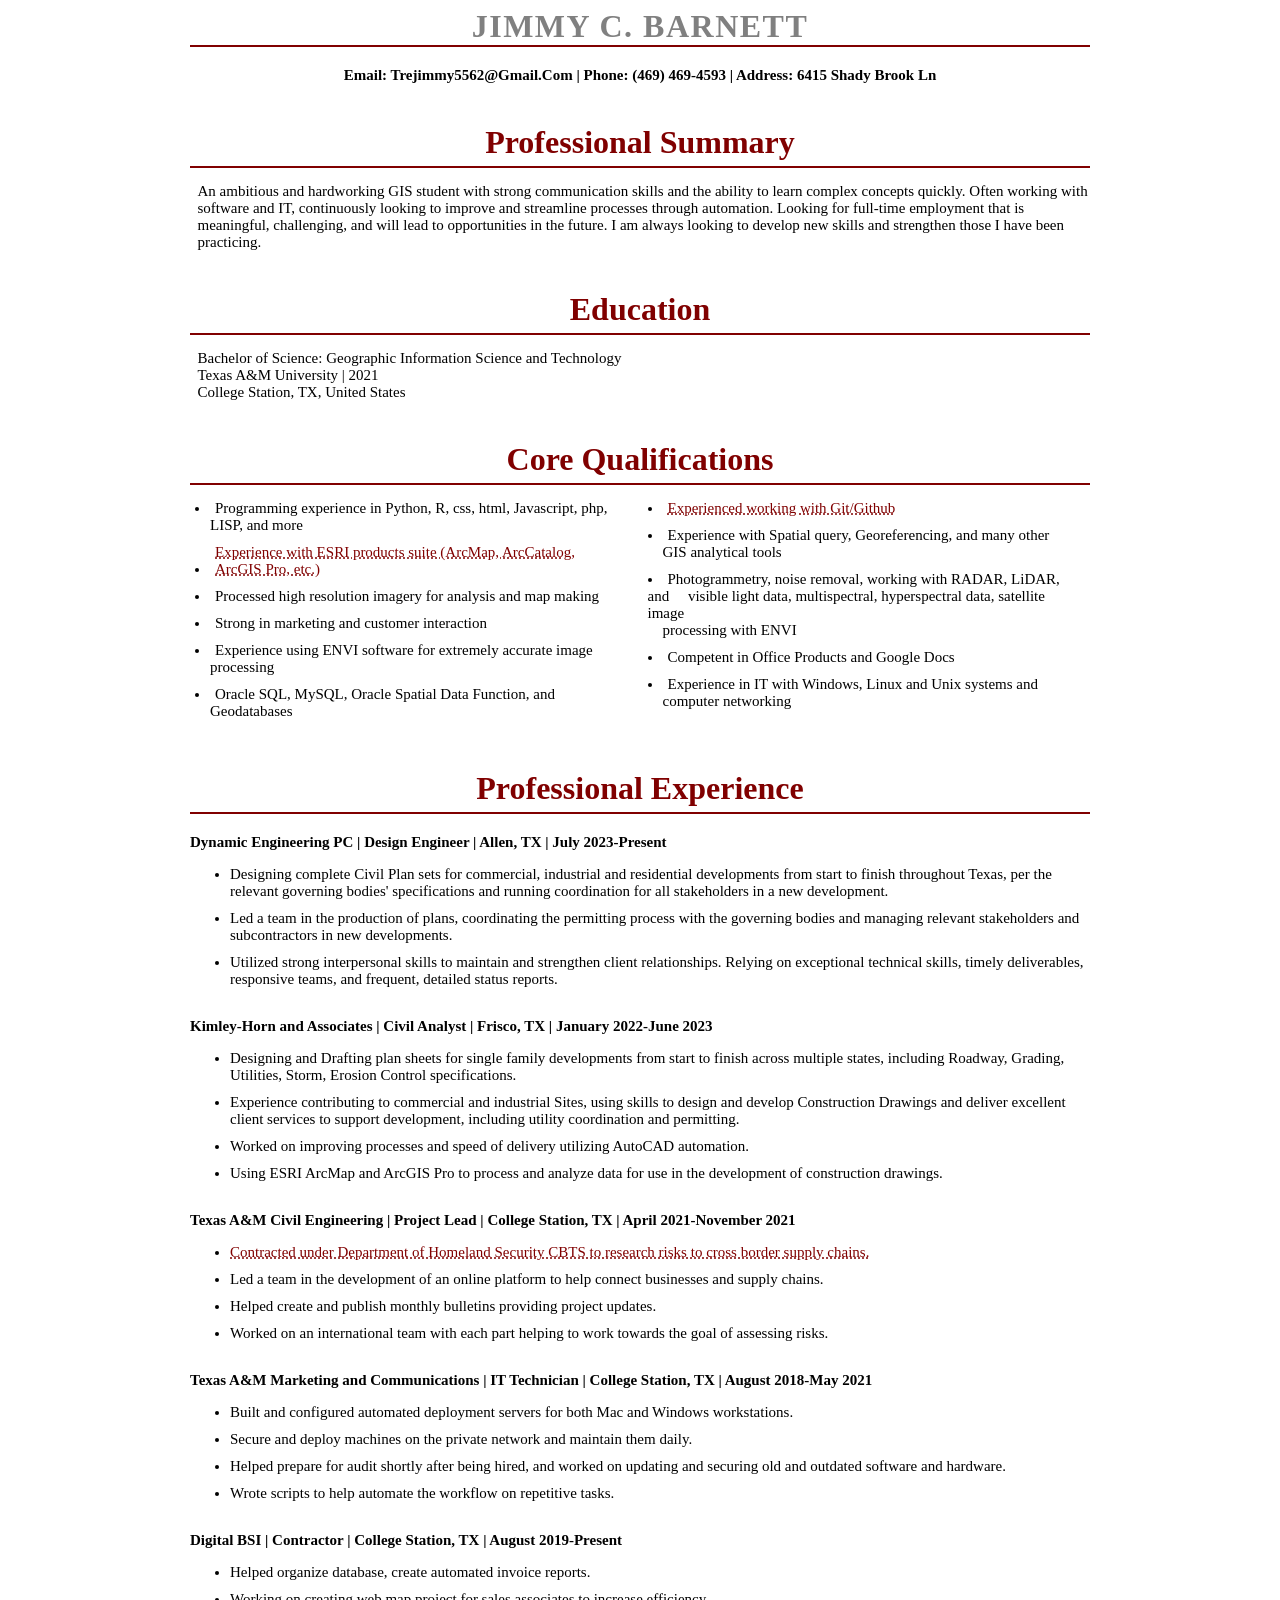
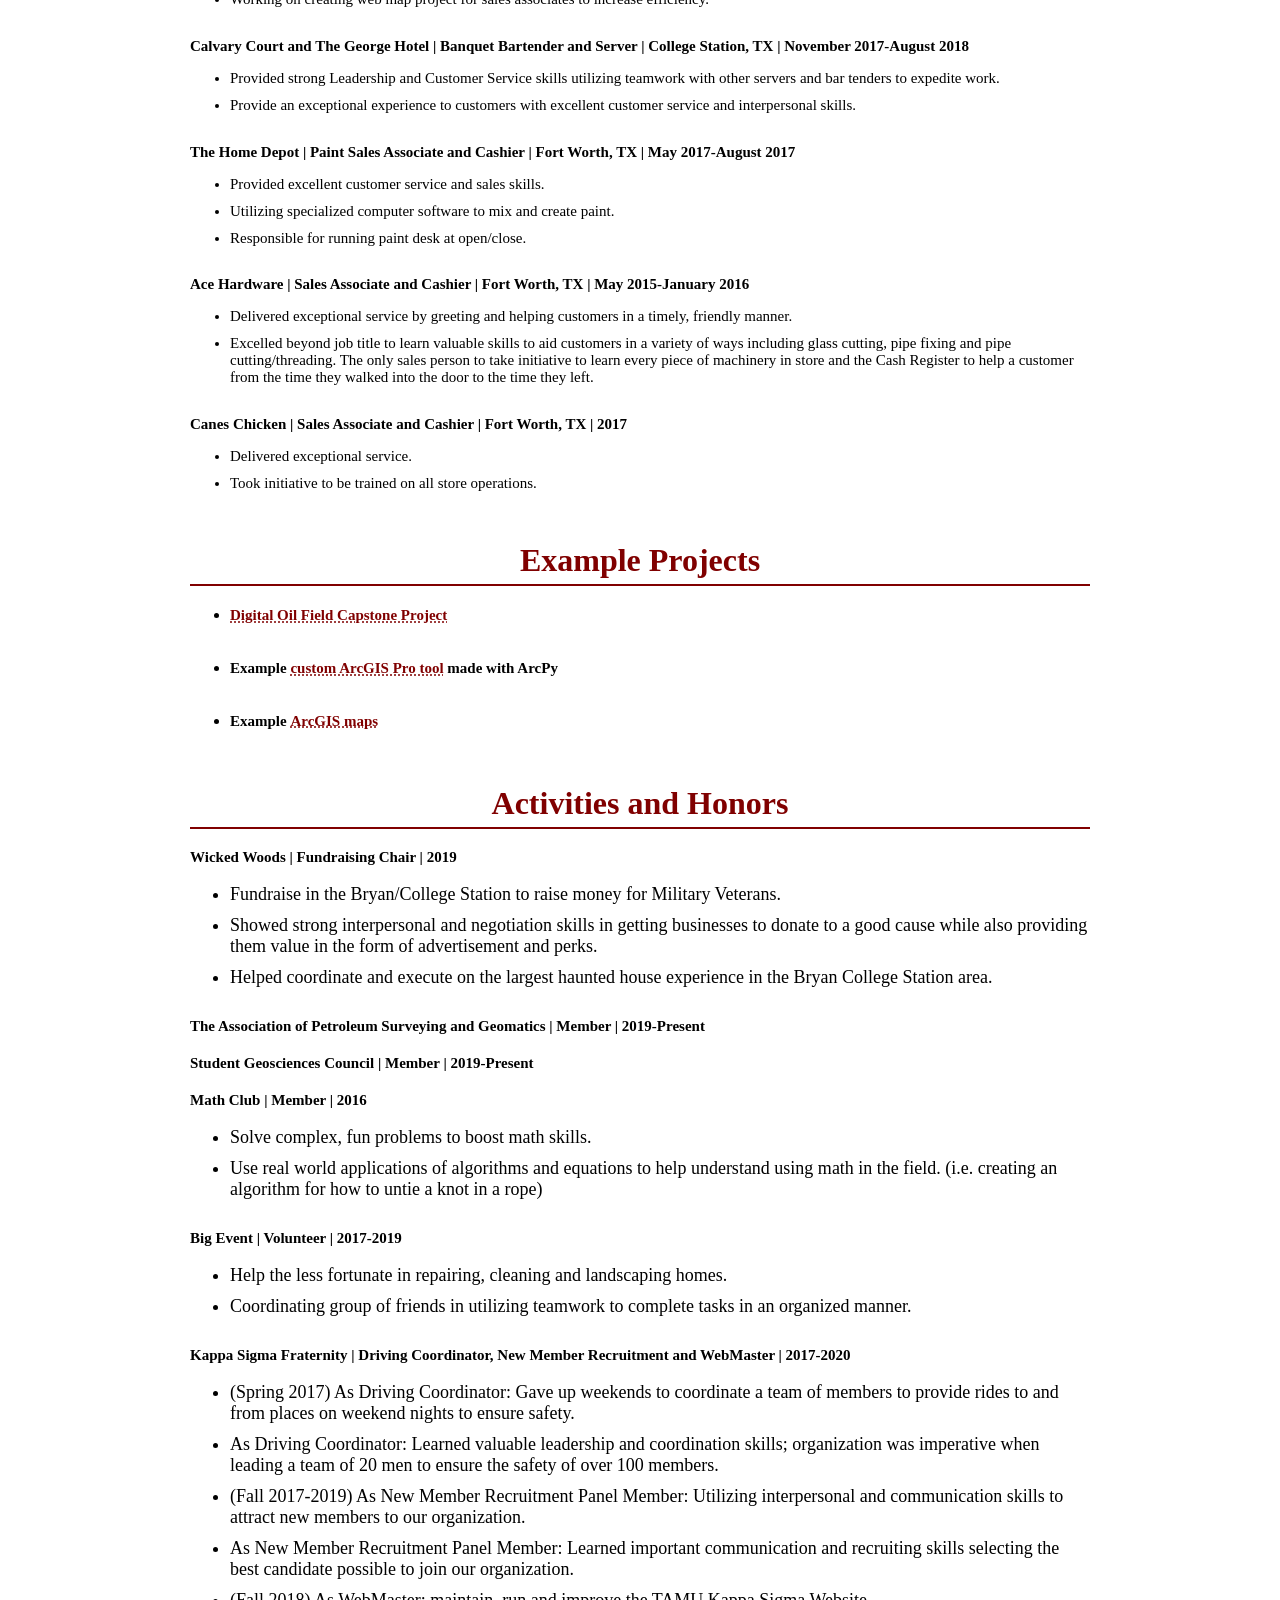
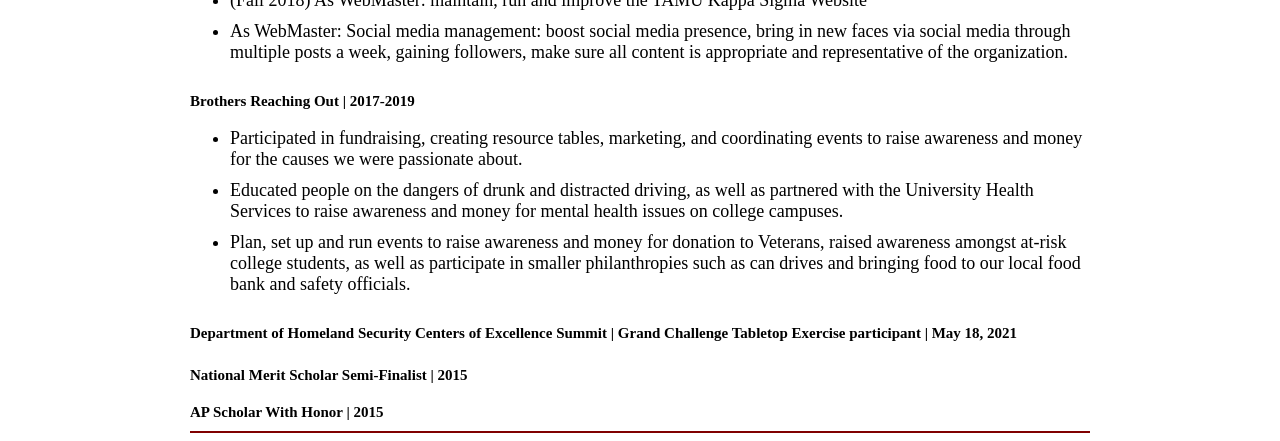
<file: Version 1/index.html>
<DOCTYPE! html>



<html>
	<head>
		<link href="./Style.css" type="text/css" rel="stylesheet">
		<title>My Resume</title>
	</head>
	
	<body>
		
        <h1>Jimmy C. Barnett</h1>
		
		<div class="section">
			<h4 class="information">email: trejimmy5562@gmail.com | phone: (469) 469-4593 | address: 6415 Shady Brook Ln</h4>
		</div>
		<h2><strong>Professional Summary</strong></h2>
		<div class ="section">
			<p>An ambitious and hardworking GIS student with strong communication skills and the ability to learn complex concepts quickly. Often working with software and IT, continuously looking to improve and streamline processes through automation. Looking for full-time employment that is meaningful, challenging, and will lead to opportunities in the future. I am always looking to develop new skills and strengthen those I have been practicing.</p>
		</div>
		<h2><strong>Education</strong></h2>
		<div class ="section">
			<p>Bachelor of Science: Geographic Information Science and Technology <br />Texas A&M University | 2021<br />College Station, TX, United States</p>
		</div>
		<h2><strong>Core Qualifications</strong></h2>
		<!--VVTHIS SECTION NEEDS TO BE REFORMATTEDVV-->
		<div class ="section">
			<ul id="listone">
				<li><!--<a href="https://www.codecademy.com/trejimmy5562" class="codeAcademy">-->Programming experience in Python, R, css, html, Javascript, php, <span style="margin-left: 1em">LISP, and more</span><!--<span class="codeAc">Click to view a few of my completed CodeAcademy courses.</span>--></a></li>
				<li><a href="https://github.com/trejimmy5562/ArcGIS-maps" class="arcgis">Experience with ESRI products suite (ArcMap, ArcCatalog,<br> ArcGIS Pro, etc.)<span class="arc">Click to view some sample ArcGIS projects.</span></a></li>
				<li>Processed high resolution imagery for analysis and map making</li>
				<li>Strong in marketing and customer interaction</li>
				<!--This is where the list splits in two-->
				<li>Experience using ENVI software for extremely accurate image <span style="margin-left: 1em">processing</span></li>
				<li>Oracle SQL, MySQL, Oracle Spatial Data Function, and <span style="margin-left: 1em">Geodatabases</span></li>
				<li><a href="https://github.com/trejimmy5562" class="github">Experienced working with Git/Github<span class="git">Click to view my public Github Repositories.</span></a></li>
				<li>Experience with Spatial query, Georeferencing, and many other <span style="margin-left: 1em">GIS analytical tools</span></li>
				<li>Photogrammetry, noise removal, working with RADAR, LiDAR, and <span style="margin-left: 1em">visible light data, multispectral, hyperspectral data, satellite image</span><br><span style="margin-left: 1em"> processing with ENVI</span></li>
				<li>Competent in Office Products and Google Docs</li>
				<li>Experience in IT with Windows, Linux and Unix systems and <span style="margin-left: 1em">computer networking</span></li>
			</ul>
		</div>
		<!--^^THIS SECTION NEEDS TO BE REFORMATTED^^-->
		<h2><strong>Professional Experience</strong></h2>
		<div class ="section">
			
			<h4> Dynamic Engineering PC | Design Engineer | Allen, TX | July 2023-Present </h4>
			<ul id="listtwo">
				<li>Designing complete Civil Plan sets for commercial, industrial and residential developments from start to finish
throughout Texas, per the relevant governing bodies' specifications and running coordination for all stakeholders in a new development.</li>
				<li>Led a team in the production of plans, coordinating the permitting process with the governing bodies and managing relevant stakeholders and subcontractors in new developments.</li>
				<li>Utilized strong interpersonal skills to maintain and strengthen client relationships. Relying on exceptional technical skills, timely deliverables, responsive teams, and frequent, detailed status reports. </li>
			</ul>
			
			<h4> Kimley-Horn and Associates | Civil Analyst | Frisco, TX | January 2022-June 2023 </h4>
			<ul id="listtwo">
				<li>Designing and Drafting plan sheets for single family developments from start to finish
across multiple states, including Roadway, Grading, Utilities, Storm, Erosion Control specifications.</li>
				<li>Experience contributing to commercial and industrial Sites, using skills to design and develop Construction Drawings and deliver excellent client services to support development, including utility coordination and permitting.</li>
				<li>Worked on improving processes and speed of delivery utilizing AutoCAD automation.</li>
				<li>Using ESRI ArcMap and ArcGIS Pro to process and analyze data for use in the development of construction drawings.</li>
			</ul>
			
			<h4> Texas A&M Civil Engineering | Project Lead | College Station, TX | April 2021-November 2021 </h4>
			<ul id="listtwo">
				<li><a href="https://r13-cbts-sgl.engr.tamu.edu/" class="DHS">Contracted under Department of Homeland Security CBTS to research risks to cross border supply chains.<span class="dept">Click to view the project website. </span></a></li>
				<li>Led a team in the development of an online platform to help connect businesses and supply chains.</li>
				<li>Helped create and publish monthly bulletins providing project updates.</li>
				<li>Worked on an international team with each part helping to work towards the goal of assessing risks.</li>
			</ul>
			
			<h4>Texas A&M Marketing and Communications | IT Technician | College Station, TX | August 2018-May 2021 </h4>
			<ul id="listtwo">
				<li>Built and configured automated deployment servers for both Mac and Windows workstations.</li>
				<li>Secure and deploy machines on the private network and maintain them daily.</li>
				<li>Helped prepare for audit shortly after being hired, and worked on updating and securing old and outdated software and hardware. </li>
				<li>Wrote scripts to help automate the workflow on repetitive tasks.</li>
			</ul>
			<h4>Digital BSI | Contractor | College Station, TX | August 2019-Present </h4>
			<ul id="listtwo">
				<li>Helped organize database, create automated invoice reports.</li>
				<li>Working on creating web map project for sales associates to increase efficiency.</li>
			</ul>
			
			<h4>Calvary Court and The George Hotel | Banquet Bartender and Server | College Station, TX | November 2017-August 2018</h4>
			<ul id="listtwo">
				<li>Provided strong Leadership and Customer Service skills utilizing teamwork with other servers and bar tenders to expedite work.</li>
				<li>Provide an exceptional experience to customers with excellent customer service and interpersonal skills.</li>
			</ul>
			
			<h4>The Home Depot | Paint Sales Associate and Cashier | Fort Worth, TX | May 2017-August 2017</h4>
			<ul id="listtwo">
				<li>Provided excellent customer service and sales skills.</li>
				<li>Utilizing specialized computer software to mix and create paint.</li>
                <li>Responsible for running paint desk at open/close.</li>
			</ul>
			<h4>Ace Hardware | Sales Associate and Cashier | Fort Worth, TX | May 2015-January 2016</h4>
			<ul id="listtwo">
				<li>Delivered exceptional service by greeting and helping customers in a timely, friendly manner.</li>
				<li>Excelled beyond job title to learn valuable skills to aid customers in a variety of ways including glass cutting, pipe fixing and pipe cutting/threading. The only sales person to take initiative to learn every piece of machinery in store and the Cash Register to help a customer from the time they walked into the door to the time they left.</li>
			</ul>
			<h4>Canes Chicken | Sales Associate and Cashier | Fort Worth, TX | 2017</h4>
			<ul id="listtwo">
				<li>Delivered exceptional service.</li>
				<li>Took initiative to be trained on all store operations.</li>
			</ul>
			
		</div>
		
		<h2><strong>Example Projects</strong></h2>
		<div class ="section">
			<ul>
				<li><h4><a href="https://github.com/trejimmy5562/Digital-Oil-Field-Project" class="github">Digital Oil Field Capstone Project<span class="git">Click to view the project hosted on Github.</span></a></h4></li>
				<li><h4>Example <a href="https://github.com/trejimmy5562/arcGISBufferToolbox" class="github">custom ArcGIS Pro tool<span class="git">Click to view the tool hosted on Github.</span></a> made with ArcPy</h4></li>
				<li><h4>Example <a href="https://github.com/trejimmy5562/ArcGIS-maps" class="github">ArcGIS maps<span class="git">Click to view the maps hosted on Github.</span></a></h4></li>
			</ul>
		</div>			
		
		<h2><strong>Activities and Honors</strong></h2>
		<div class="section">
			<h4>Wicked Woods | Fundraising Chair | 2019</h4>
			<ul id="listthree">
				<li>Fundraise in the Bryan/College Station to raise money for Military Veterans.</li>
				<li>Showed strong interpersonal and negotiation skills in getting businesses to donate to a good cause while also providing them value in the form of advertisement and perks.</li>
				<li>Helped coordinate and execute on the largest haunted house experience in the Bryan College Station area.</li>
			</ul>
			<h4>The Association of Petroleum Surveying and Geomatics | Member | 2019-Present</h4>
			<ul id="listthree">
				<!--<li></li>
				<li></li>-->
			</ul>
			<h4>Student Geosciences Council | Member | 2019-Present</h4>
			<ul id="listthree">
				<!--<li></li>
				<li></li>-->
			</ul>
			<h4>Math Club | Member | 2016</h4>
			<ul id="listthree">
				<li>Solve complex, fun problems to boost math skills.</li>
				<li>Use real world applications of algorithms and equations to help understand using math in the field. (i.e. creating an algorithm for how to untie a knot in a rope)</li>
			</ul>
			<h4>Big Event | Volunteer | 2017-2019</h4>
			<ul id="listthree">
				<li>Help the less fortunate in repairing, cleaning and landscaping homes.</li>
				<li>Coordinating group of friends in utilizing teamwork to complete tasks in an organized manner.</li>
			</ul>
			<h4>Kappa Sigma Fraternity | Driving Coordinator, New Member Recruitment and WebMaster | 2017-2020</h4>
			<ul id="listthree">
				<li>(Spring 2017) As Driving Coordinator: Gave up weekends to coordinate a team of members to provide rides to and from places on weekend nights to ensure safety.</li>
				<li>As Driving Coordinator: Learned valuable leadership and coordination skills; organization was imperative when leading a team of 20 men to ensure the safety of over 100 members.</li>
				<li>(Fall 2017-2019) As New Member Recruitment Panel Member: Utilizing interpersonal and communication skills to attract new members to our organization.</li>
				<li>As New Member Recruitment Panel Member: Learned important communication and recruiting skills selecting the best candidate possible to join our organization.</li>
                <li>(Fall 2018) As WebMaster: maintain, run and improve the TAMU Kappa Sigma Website</li>
                <li>As WebMaster: Social media management: boost social media presence, bring in new faces via social media through multiple posts a week, gaining followers, make sure all content is appropriate and representative of the organization. </li>
			</ul>
            <h4>Brothers Reaching Out | 2017-2019</h4>
            <ul id="listthree">
                <li>Participated in fundraising, creating resource tables, marketing, and coordinating events to raise awareness and money for the causes we were passionate about.</li>
                <li>Educated people on the dangers of drunk and distracted driving, as well as partnered with the University Health Services to raise awareness and money for mental health issues on college campuses.</li>
                <li>Plan, set up and run events to raise awareness and money for donation to Veterans, raised awareness amongst at-risk college students, as well as participate in smaller philanthropies such as can drives and bringing food to our local food bank and safety officials.</li>
            </ul>
            <h4 id="final">Department of Homeland Security Centers of Excellence Summit | <!--<br>-->
Grand Challenge Tabletop Exercise participant | <!--<br>-->
May 18, 2021
</h4>
			<h4>National Merit Scholar Semi-Finalist | 2015</h4>
			<h4 id="final">AP Scholar With Honor | 2015</h4>
		</div>
		<div class="section"></div>
	</body>
</html>
</file>
<file: Version 1/Style.css>
body{
	/*margin: 50px;*/
	width: 900px;
	margin-left: auto;
	margin-right: auto;
	/***hi****/
}

li {
	padding-bottom: 10px;
}

h1{
	/*font-family: "Times New Roman"; */
	/*hello*/
	font-size: 2rem;
	text-align: center;
	color: grey;
    font-family: Georgia, serif; /* "arial"; */
	letter-spacing: 1.5px;
    text-transform: uppercase;
    margin-bottom: 0px;
}
h2{
	font-family: "Times New Roman"; /* "arial"; */
	font-size: 2rem;
	text-align: center;
	color: maroon;
	margin-bottom: 5px;
	margin-top: 40px;
}
.section {
	border-top: 2px solid maroon;
}
.section h4{
	font-family: "Times New Roman"; /* "arial"; */
	font-size: 15;
	/*border-top: 3px solid maroon;*/
	color: black;
	margin-bottom: 5px;
	
}
.section p{
	font-family: "Times New Roman"; /* "arial"; */
	font-size: 15;
	/*border-top: 3px solid maroon;*/
	color: black;
	margin-left: 0.5em;
	
}
#listone {
	/*position: relative;*/
	font-family: "Times New Roman"; /* "arial"; */
	font-size: 15; 
	/*border-top: 3px solid maroon;*/
	color: black;
	list-style-type: disc;
	columns: 2;
	-webkit-columns: 2;
	/*width: auto;*/
	-moz-columns:2;
	list-style-position: inside;
	z-index: 2;
	/*margin-left: -5%;
	margin-right: -5%;*/
	padding-left: 5px;
	padding-right: 5px;
	
}
.section h5{
	font-family: "Times New Roman";
	font-size: 15;
	color: black;
	border: none;
}
#listtwo {
	font-family: "Times New Roman";
	font-size: 15;
	color: black;
	
}
#listthree {
	font-family: "Times New Roman"; /*arial;*/
	font-size: 18;
	color: black;
}
.information {
    text-align: center;
    text-transform: capitalize;
}
.codeAcademy {
    position: relative;
    display: inline-block;
    text-decoration: none;
    color: black; /*maroon;*/
    /*border-bottom: 1px dotted maroon;*/
}
.arcgis {
    position: relative;
    display: inline-block;
    /*text-decoration: none;
    color: maroon;
    border-bottom: 1px dotted maroon;*/
    text-decoration:underline;
	text-decoration-style: dotted;
	text-decoration-color: maroon;
	color: maroon;
}
.github {
    position: relative;
    display: inline-block;
    /*text-decoration: none;
    color: maroon;
    border-bottom: 1px dotted maroon;*/
    text-decoration:underline;
	text-decoration-style: dotted;
	text-decoration-color: maroon;
	color: maroon;
}


/*POPUPS*/

.codeAcademy .codeAc {
    visibility: hidden;
    width: 120px;
    background-color: maroon;
    color: #fff;
    text-align: center;
    padding: 5px 5px;
    border-radius: 6px;
    top: 100%;
    margin-left: -50%;
    position: absolute;
    z-index: 1;
}

/*
.codeAcademy:hover .codeAc {
    visibility: visible;
    box-shadow: 0px 4px 4px 0px rgba(0,0,0,0.5);
    /*z-index: 200;*/
    /*
}
*/
.arcgis .arc {
    visibility: hidden;
    width: 120px;
    background-color: maroon;
    color: #fff;
    text-align: center;
    padding: 5px 5px;
    border-radius: 6px;
    margin-left: 5px;
    top: 120%;
    margin-left: -50%;
    /*overflow: hidden;*/
    position: absolute;
    z-index: 1;
}


.arcgis:hover .arc {
    visibility: visible;
    box-shadow: 0px 4px 4px 0px rgba(0,0,0,0.5);
}

.github .git {
    visibility: hidden;
    width: 120px;
    background-color: maroon;
    color: #fff;
    text-align: center;
    padding: 5px 5px;
    border-radius: 6px;
    margin-left: 5px;
    position: absolute;
    z-index: 1;
    
}


.github:hover .git {
    visibility: visible;
    box-shadow: 0px 4px 4px 0px rgba(0,0,0,0.5);
}

.kapsig {
    position: relative;
    display: inline-block;
    /*text-decoration: none;
    color: maroon;
    border-bottom: 1px dotted maroon;*/
    text-decoration:underline;
	text-decoration-style: dotted;
	text-decoration-color: maroon;
	color: maroon;
}

.kapsig .kap {
    visibility: hidden;
    width: 120px;
    background-color: maroon;
    color: #fff;
    text-align: center;
    padding: 5px 5px;
    border-radius: 6px;
    margin-left: 5px;
    position: absolute;
    z-index: 1;
    
}


.kapsig:hover .kap {
    visibility: visible;
    box-shadow: 0px 4px 4px 0px rgba(0,0,0,0.5);
}

#final {
	padding-bottom: 5px;
}

.DHS {
    position: relative;
    display: inline-block;
    /*text-decoration: none;
    color: maroon;
    border-bottom: 1px dotted maroon;*/
    text-decoration:underline;
	text-decoration-style: dotted;
	text-decoration-color: maroon;
	color: maroon;
}

.DHS .dept {
    visibility: hidden;
    width: 120px;
    background-color: maroon;
    color: #fff;
    text-align: center;
    padding: 5px 5px;
    border-radius: 6px;
    margin-left: 5px;
    position: absolute;
    z-index: 1;
    
}
.DHS:hover .dept {
    visibility: visible;
    box-shadow: 0px 4px 4px 0px rgba(0,0,0,0.5);
}
</file>
